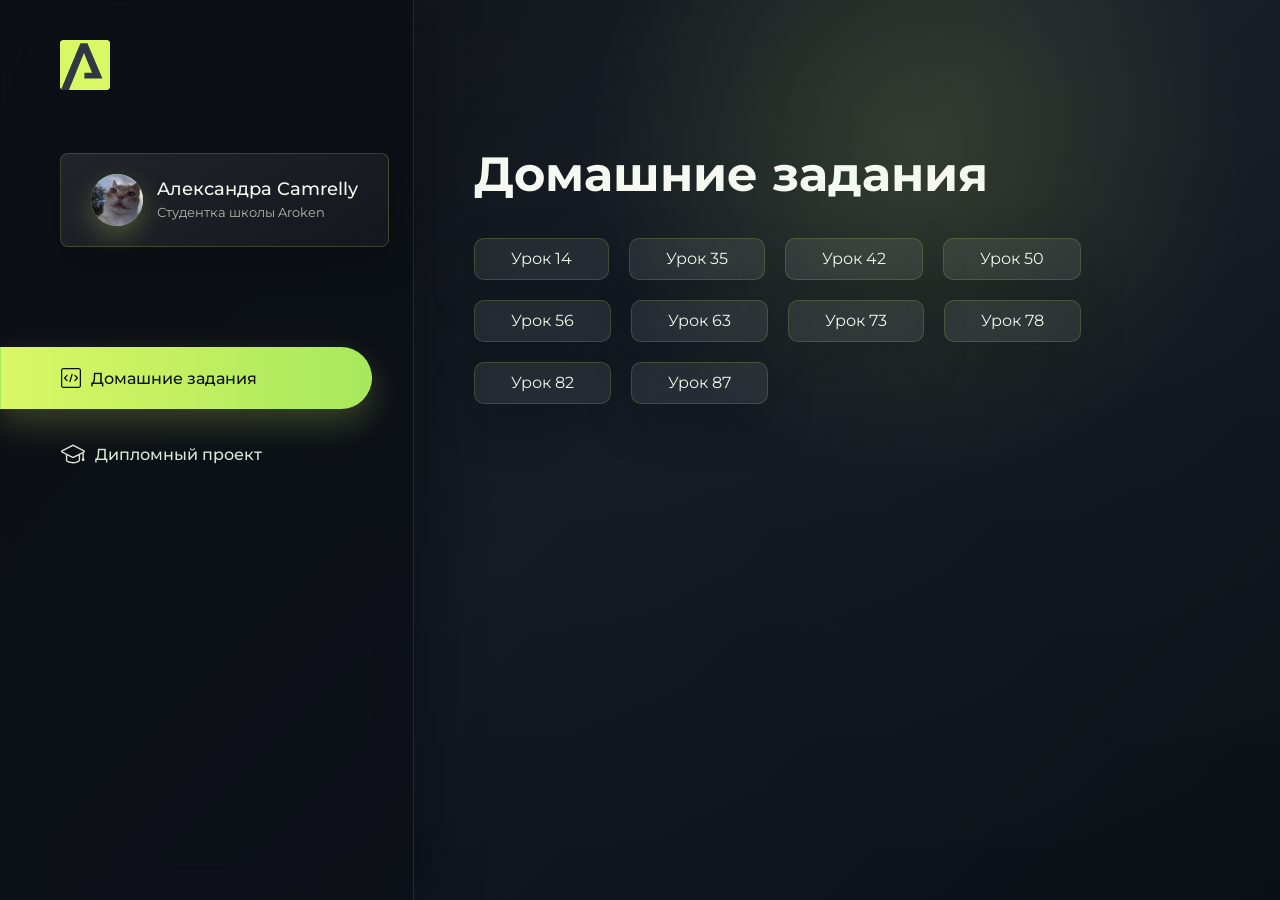
<file: index.html>
<!DOCTYPE html>
<html lang="en">
<head>
    <meta charset="UTF-8">
    <meta name="viewport" content="width=device-width, initial-scale=1.0">
    <title>Домашняя работа</title>
    <link rel="shortcut icon" href="src/logo.ico" type="image/x-icon">
    <link rel="preconnect" href="https://fonts.googleapis.com">
    <link rel="preconnect" href="https://fonts.gstatic.com" crossorigin>
    <link href="https://fonts.googleapis.com/css2?family=Montserrat:wght@400;500;700&family=Rubik:wght@500&display=swap"
          rel="stylesheet">
    <link rel="stylesheet" href="src/style.css">
</head>
<body id="body">
<div class="overlay" id="overlay"></div>
<div class="layout">
    <div class="burger" id="burger">
        <svg viewBox="0 0 24 24" fill="none" xmlns="http://www.w3.org/2000/svg">
            <g id="SVGRepo_bgCarrier" stroke-width="0"></g>
            <g id="SVGRepo_tracerCarrier" stroke-linecap="round" stroke-linejoin="round"></g>
            <g id="SVGRepo_iconCarrier">
                <path d="M4 18L20 18" stroke="#DAF765" stroke-width="2" stroke-linecap="round"></path>
                <path d="M4 12L20 12" stroke="#DAF765" stroke-width="2" stroke-linecap="round"></path>
                <path d="M4 6L20 6" stroke="#DAF765" stroke-width="2" stroke-linecap="round"></path>
            </g>
        </svg>
    </div>
    <aside class="sidebar" id="sidebar">
        <div class="sidebar__inner">
            <div class="logo">
                <svg width="50" height="50" viewBox="0 0 50 50" fill="none" xmlns="http://www.w3.org/2000/svg">
                    <g clip-path="url(#clip0_513_74730)">
                        <path d="M46.17 -0.257004H3.83C1.57281 -0.257004 -0.257 1.57281 -0.257 3.83V46.17C-0.257 48.4272 1.57281 50.257 3.83 50.257H46.17C48.4272 50.257 50.257 48.4272 50.257 46.17V3.83C50.257 1.57281 48.4272 -0.257004 46.17 -0.257004Z"
                              fill="#DAF765"/>
                        <path d="M24.375 38.4H42.461L27.441 3.1585H20.4355C20.4355 3.1585 6.7895 35.881 1.1945 49.294C2.015 50.0275 3.0945 50.257 3.6945 50.257H8.8445L23.954 13.07L32.0465 32.8285H24.375V38.4Z"
                              fill="#323843"/>
                    </g>
                    <defs>
                        <clipPath id="clip0_513_74730">
                            <rect width="50" height="50" fill="white"/>
                        </clipPath>
                    </defs>
                </svg>
            </div>
            <div class="sidebar__user">
                <div class="sidebar__avatar">
                    <img src="src/cat.webp?v=2" alt="Аватар">
                </div>
                <div class="sidebar__user-info">
                    <div class="sidebar__name">Aлександра Camrelly</div>
                    <div class="sidebar__text">Студентка школы Aroken</div>
                </div>
            </div>
            <div class="sidebar__tabs">
                <div class="sidebar__item">
                    <button class="sidebar__button active" id="tasks">
                        <svg xmlns="http://www.w3.org/2000/svg" width="20" height="20" viewBox="0 0 20 20" fill="none">
                            <g clip-path="url(#clip0_704_74543)">
                                <path d="M17.7083 20H2.29167C1.0275 20 0 18.9725 0 17.7083V2.29167C0 1.0275 1.0275 0 2.29167 0H17.7083C18.9725 0 20 1.0275 20 2.29167V17.7083C20 18.9725 18.9725 20 17.7083 20ZM2.29167 1.25C1.7175 1.25 1.25 1.7175 1.25 2.29167V17.7083C1.25 18.2825 1.7175 18.75 2.29167 18.75H17.7083C18.2825 18.75 18.75 18.2825 18.75 17.7083V2.29167C18.75 1.7175 18.2825 1.25 17.7083 1.25H2.29167Z"
                                      fill="black"/>
                                <path d="M6.04167 13.125C5.88167 13.125 5.72167 13.0642 5.6 12.9417L3.1 10.4417C2.85583 10.1975 2.85583 9.80167 3.1 9.5575L5.6 7.0575C5.84417 6.81333 6.24 6.81333 6.48417 7.0575C6.72833 7.30167 6.72833 7.6975 6.48417 7.94167L4.42583 10L6.48417 12.0583C6.72833 12.3025 6.72833 12.6983 6.48417 12.9425C6.36167 13.0642 6.20167 13.125 6.04167 13.125Z"
                                      fill="black"/>
                                <path d="M8.95833 14.1667C8.9 14.1667 8.84 14.1583 8.78167 14.1417C8.45083 14.0442 8.26083 13.6967 8.35833 13.3658L10.4417 6.28251C10.5392 5.95084 10.8892 5.76417 11.2175 5.85917C11.5483 5.95667 11.7383 6.30417 11.6408 6.63501L9.5575 13.7183C9.47833 13.9908 9.22833 14.1667 8.95833 14.1667Z"
                                      fill="black"/>
                                <path d="M13.9583 13.125C13.7983 13.125 13.6383 13.0642 13.5167 12.9417C13.2725 12.6975 13.2725 12.3017 13.5167 12.0575L15.575 9.99916L13.5167 7.94083C13.2725 7.69666 13.2725 7.30083 13.5167 7.05666C13.7608 6.81249 14.1567 6.81249 14.4008 7.05666L16.9008 9.55666C17.145 9.80083 17.145 10.1967 16.9008 10.4408L14.4008 12.9408C14.2783 13.0642 14.1183 13.125 13.9583 13.125Z"
                                      fill="black"/>
                            </g>
                            <defs>
                                <clipPath id="clip0_704_74543">
                                    <rect width="20" height="20" fill="white"/>
                                </clipPath>
                            </defs>
                        </svg>
                        <span>Домашние задания</span></button>
                </div>
                <div class="sidebar__item">
                    <button class="sidebar__button" id="diplom">
                        <svg xmlns="http://www.w3.org/2000/svg" width="24" height="24" viewBox="0 0 24 24" fill="none">
                            <g clip-path="url(#clip0_704_74553)">
                                <path d="M23.2628 10.5971C23.7176 10.365 24 9.90375 24 9.39337C24 8.883 23.7176 8.42175 23.2628 8.18962L12.6135 2.75362C12.2291 2.55824 11.7705 2.55787 11.3854 2.75399L0.736875 8.19C0.282375 8.42175 0 8.883 0 9.39337C0 9.90375 0.282375 10.365 0.736875 10.5971L4.89038 12.7177V18.2074C4.89038 19.8154 8.412 21.393 12 21.393C15.5884 21.393 19.1096 19.815 19.1096 18.2074V12.7174L21.4609 11.517V15.8017L20.901 17.2305C20.7409 17.6389 20.7934 18.0994 21.0405 18.4616C21.2876 18.8246 21.6979 19.041 22.1366 19.041C22.5754 19.041 22.9852 18.8246 23.2324 18.462C23.4795 18.099 23.532 17.6385 23.3719 17.2301L22.8124 15.8021V10.827L23.2628 10.5971ZM17.7623 18.1721C17.6198 18.6375 15.3491 20.0419 12 20.0419C8.65088 20.0419 6.38025 18.6375 6.2415 18.2074V12.3037L6.23887 12.3019C6.23812 12.057 6.1065 11.8207 5.87325 11.7019L1.3515 9.39337L12 3.95737L22.6489 9.39337L12 14.8294L5.87325 11.7019C5.54063 11.5331 4.6695 11.6674 4.5 12C4.33012 12.3322 4.55813 12.5479 4.89038 12.7177L11.3857 16.0331C11.5781 16.1314 11.7889 16.1805 12 16.1805C12.2107 16.1805 12.4222 16.1314 12.6146 16.0331L17.7593 13.407L17.7623 18.1721Z"
                                      fill="black"/>
                            </g>
                            <defs>
                                <clipPath id="clip0_704_74553">
                                    <rect width="24" height="24" fill="white"/>
                                </clipPath>
                            </defs>
                        </svg>
                        <span>Дипломный проект</span></button>
                </div>
            </div>
        </div>

    </aside>
    <div class="content">
        <div class="container">
            <div class="content__block" id="tasksBlock">
                <div class="content__title">Домашние задания</div>
                <ul class="content__list">
                    <li class="content__list-item">
                        <a href="tasks/practice-1/index.html">Урок 14</a>
                    </li>
                    <li class="content__list-item">
                        <a href="tasks/practice-2/index.html">Урок 35</a>
                    </li>
                    <li class="content__list-item">
                        <a href="tasks/practice-3/index.html">Урок 42</a>
                    </li>
                    </li>
                    <li class="content__list-item">
                        <a href="tasks/practice-4/article.html">Урок 50</a>
                    </li>
                    <li class="content__list-item">
                        <a href="tasks/practice-5/index.html">Урок 56</a>
                    </li>
                    <li class="content__list-item">
                        <a href="tasks/practice-6/article.html">Урок 63</a>
                    </li>
                    <li class="content__list-item">
                        <a href="tasks/practice-7/index.html">Урок 73</a>
                    </li>
                    <li class="content__list-item">
                        <a href="tasks/practice-8/article.html">Урок 78</a>
                    </li>
                    <li class="content__list-item">
                        <a href="tasks/practice-9/index.html">Урок 82</a>
                    </li>
                    </li>
                    <li class="content__list-item">
                        <a href="tasks/practice-10/index.html">Урок 87</a>
                    </li>
                </ul>
            </div>
            <div class="content__block hidden" id="diplomBlock">
                <div class="content__title">Дипломный проект</div>
                <div class="content__list-diplom">
                    <a href="tasks/diploma/index.html">Ссылка на Дипломную работу</a>
                </div>
                <div class="content__decor">
                    <div class="content__decor-text">Давай проверим, чему ты научился!</div>
                    <div class="content__decor-img">
                        <img src="src/decor.png" alt="decor">
                    </div>
                </div>
            </div>
        </div>
    </div>
</div>
<script src="src/index.js"></script>
</body>
</html>
</file>
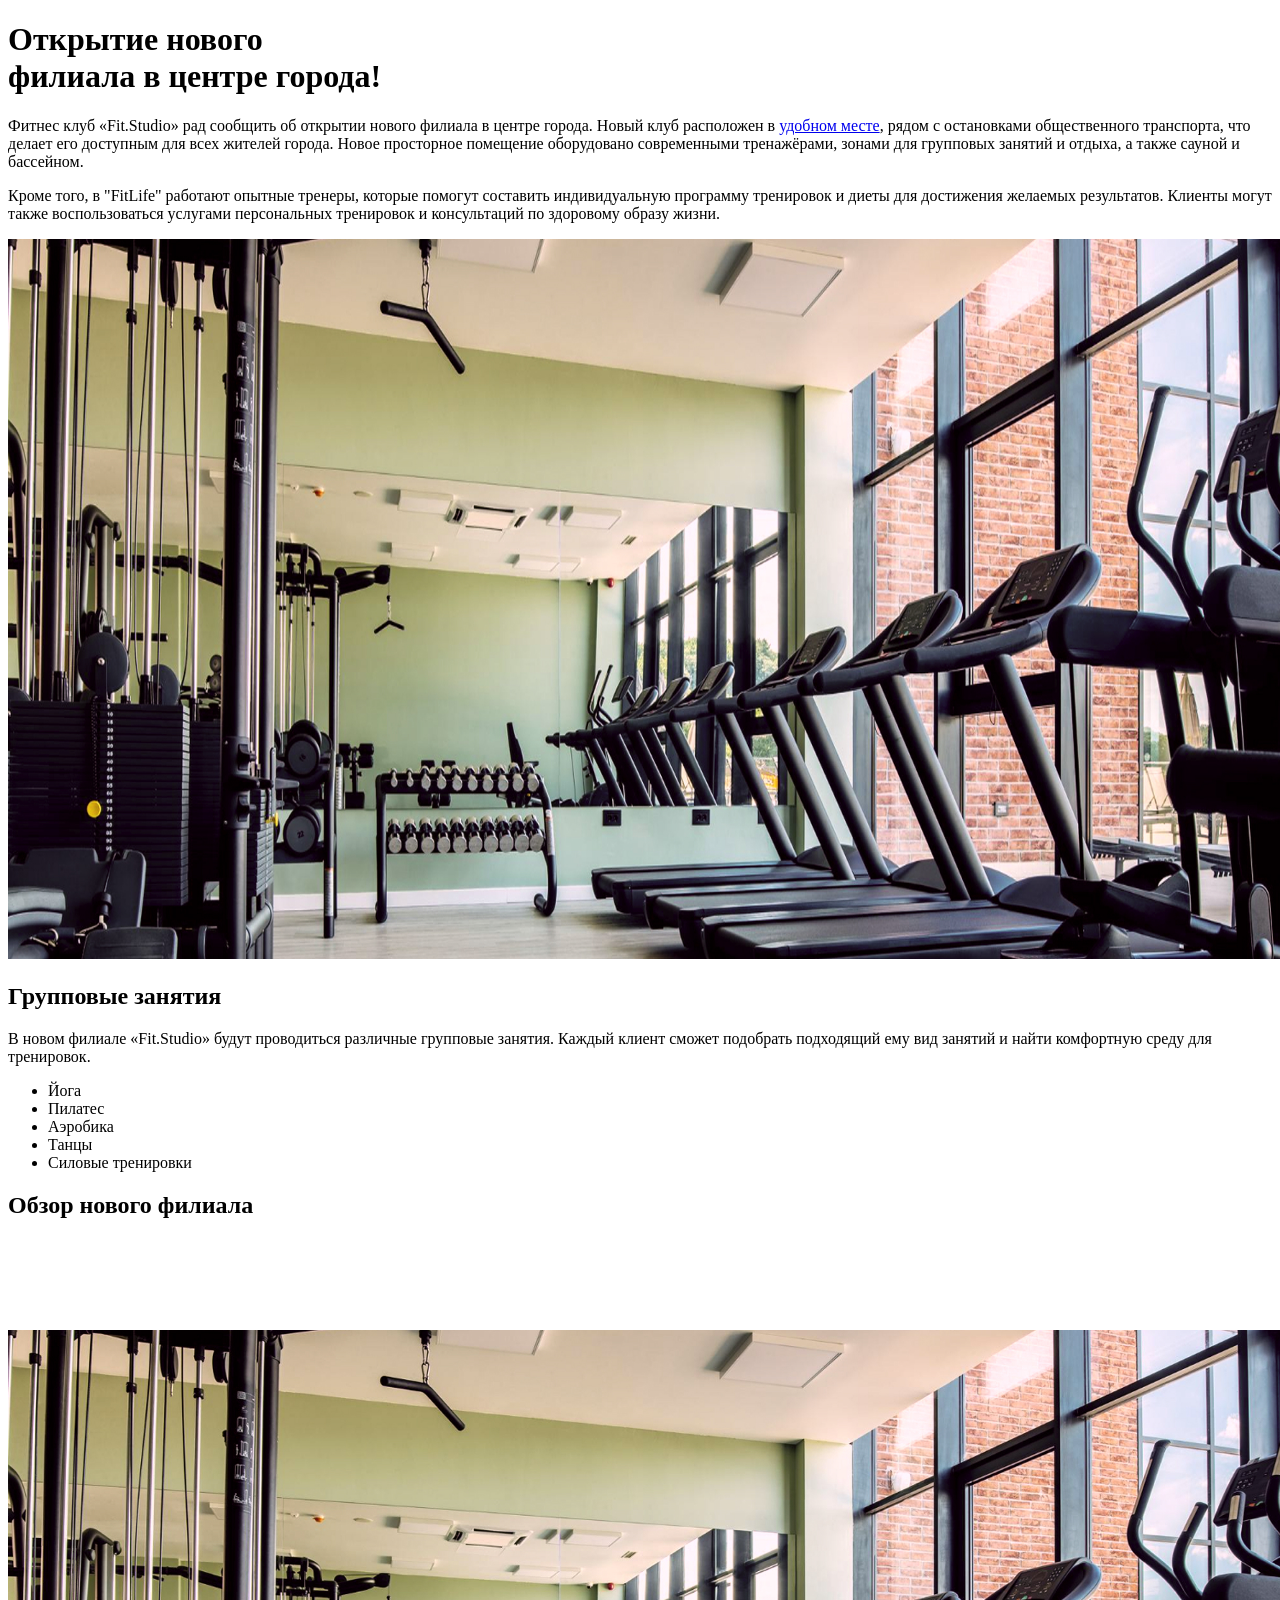
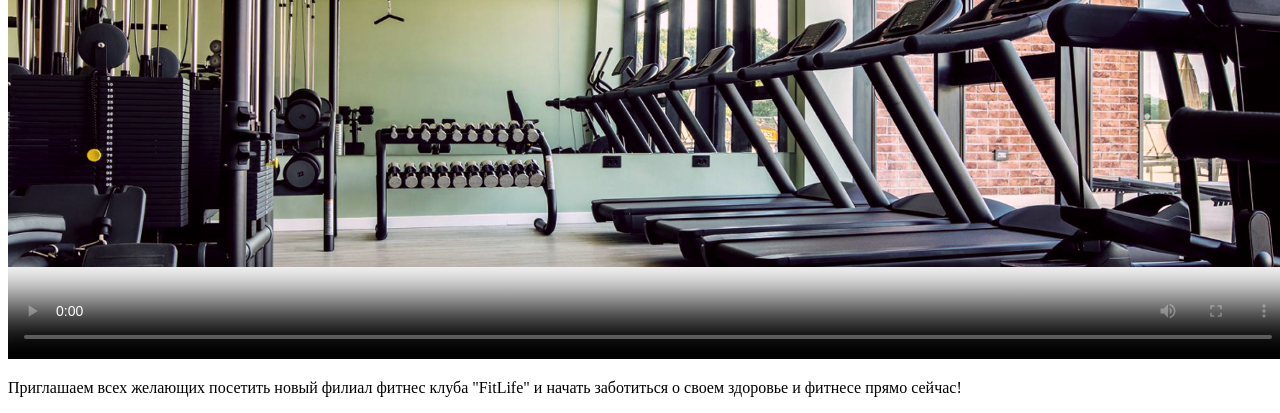
<file: tasks/practice-1/index.html>
<!doctype html>
<html lang="ru">
	<head>
		<meta charset="UTF-8" />
		<meta name="viewport" content="width=device-width, initial-scale=1.0" />
		<title>Fit Studio</title>
	</head>
	<body>
		<h1>
			Открытие нового <br />
			филиала в центре города!
		</h1>
		<p>
			Фитнес клуб «Fit.Studio» рад сообщить об открытии нового филиала в центре
			города. Новый клуб расположен в
			<a
				href="https://media.gifdb.com/cat-standing-on-couch-yawning-jskk5067swe2umoz.gif"
				>удобном месте</a
			>, рядом с остановками общественного транспорта, что делает его доступным
			для всех жителей города. Новое просторное помещение оборудовано
			современными тренажёрами, зонами для групповых занятий и отдыха, а также
			сауной и бассейном.
		</p>
		<p>
			Кроме того, в "FitLife" работают опытные тренеры, которые помогут
			составить индивидуальную программу тренировок и диеты для достижения
			желаемых результатов. Клиенты могут также воспользоваться услугами
			персональных тренировок и консультаций по здоровому образу жизни.
		</p>
		<img
			width="1280"
			height="720"
			src="../practice-1/image/gym-image.jpg"
			alt="Спортивный зал с беговыми дорожками."
		/>
		<h2>Групповые занятия</h2>
		<p>
			В новом филиале «Fit.Studio» будут проводиться различные групповые
			занятия. Каждый клиент сможет подобрать подходящий ему вид занятий и найти
			комфортную среду для тренировок.
		</p>
		<ul>
			<li>Йога</li>
			<li>Пилатес</li>
			<li>Аэробика</li>
			<li>Танцы</li>
			<li>Силовые тренировки</li>
		</ul>
		<h2>Обзор нового филиала</h2>
		<video
			width="1280"
			height="720"
			poster="../practice-1/image/gym-image.jpg"
			controls
		>
			<source src="../practice-1/video/gym-video.mp4" type="video/mp4" />
		</video>
		<p>
			Приглашаем всех желающих посетить новый филиал фитнес клуба "FitLife" и
			начать заботиться о своем здоровье и фитнесе прямо сейчас!
		</p>
	</body>
</html>
</file>
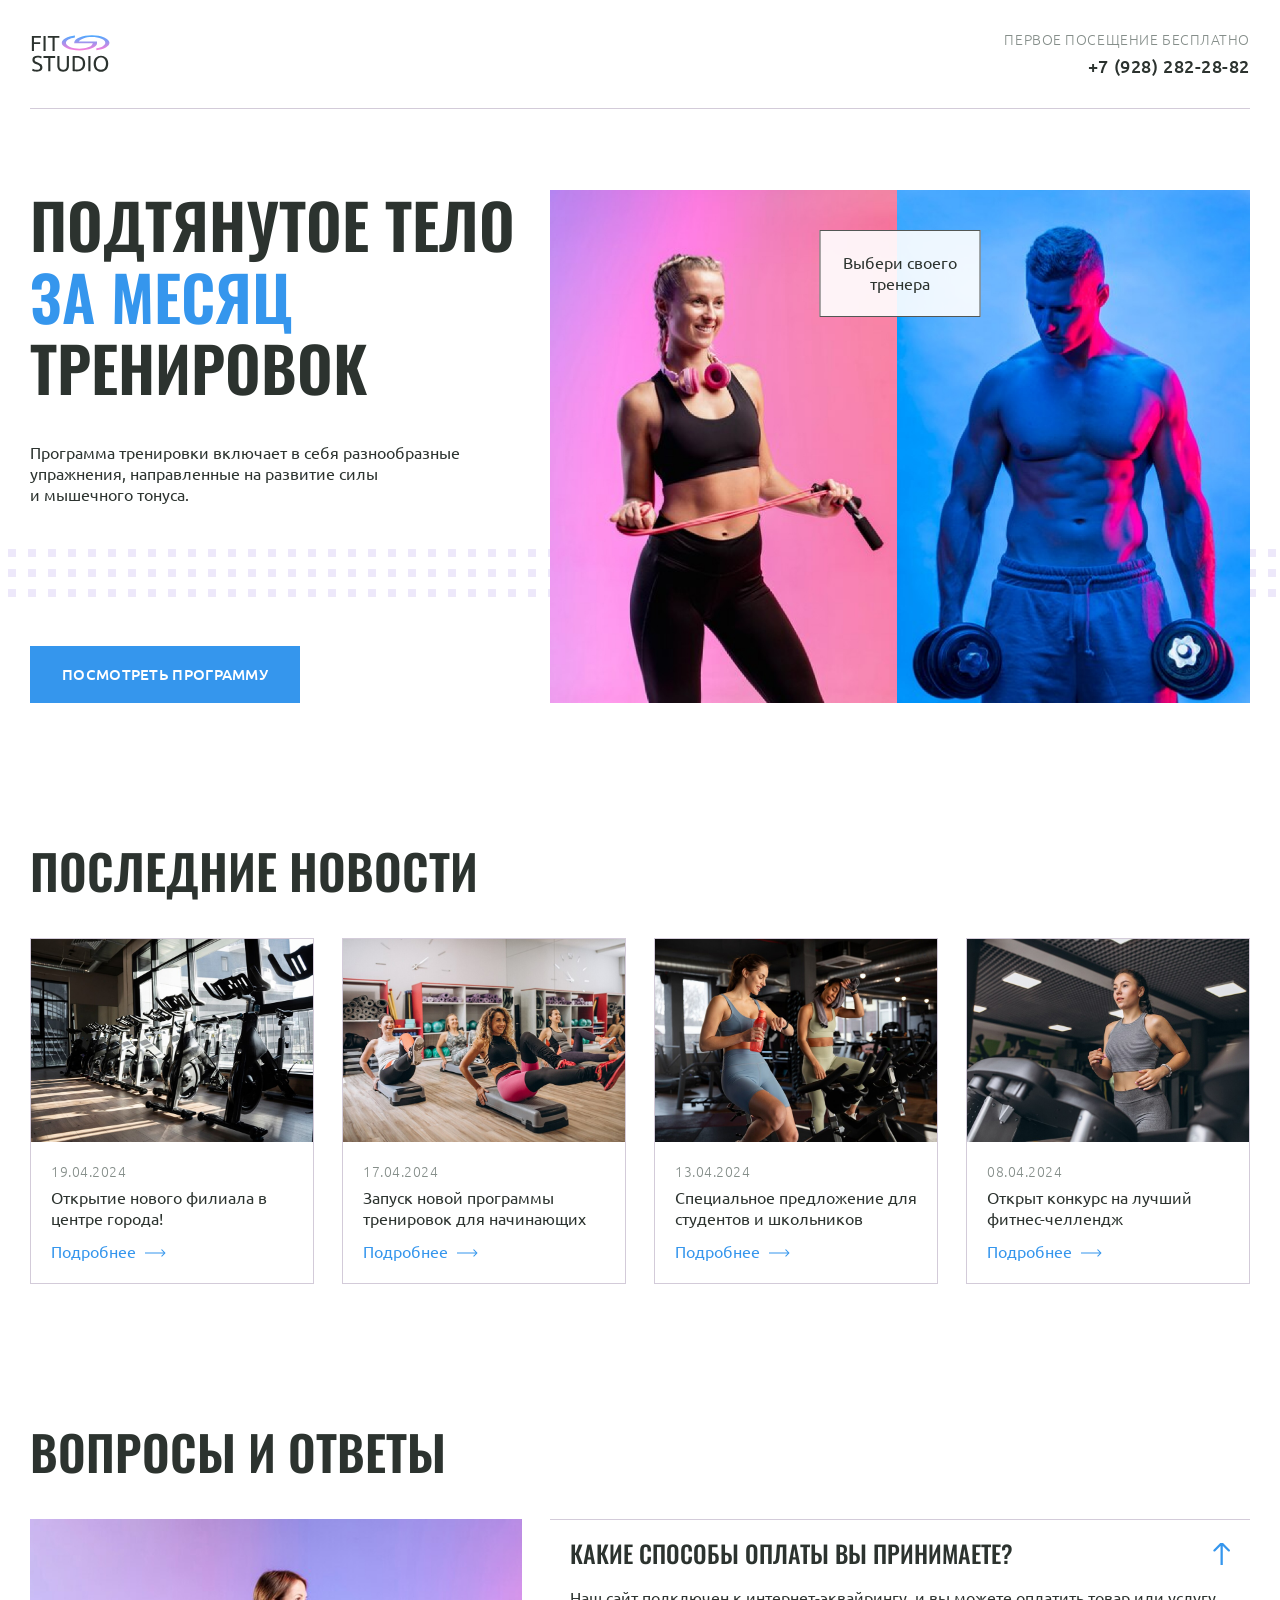
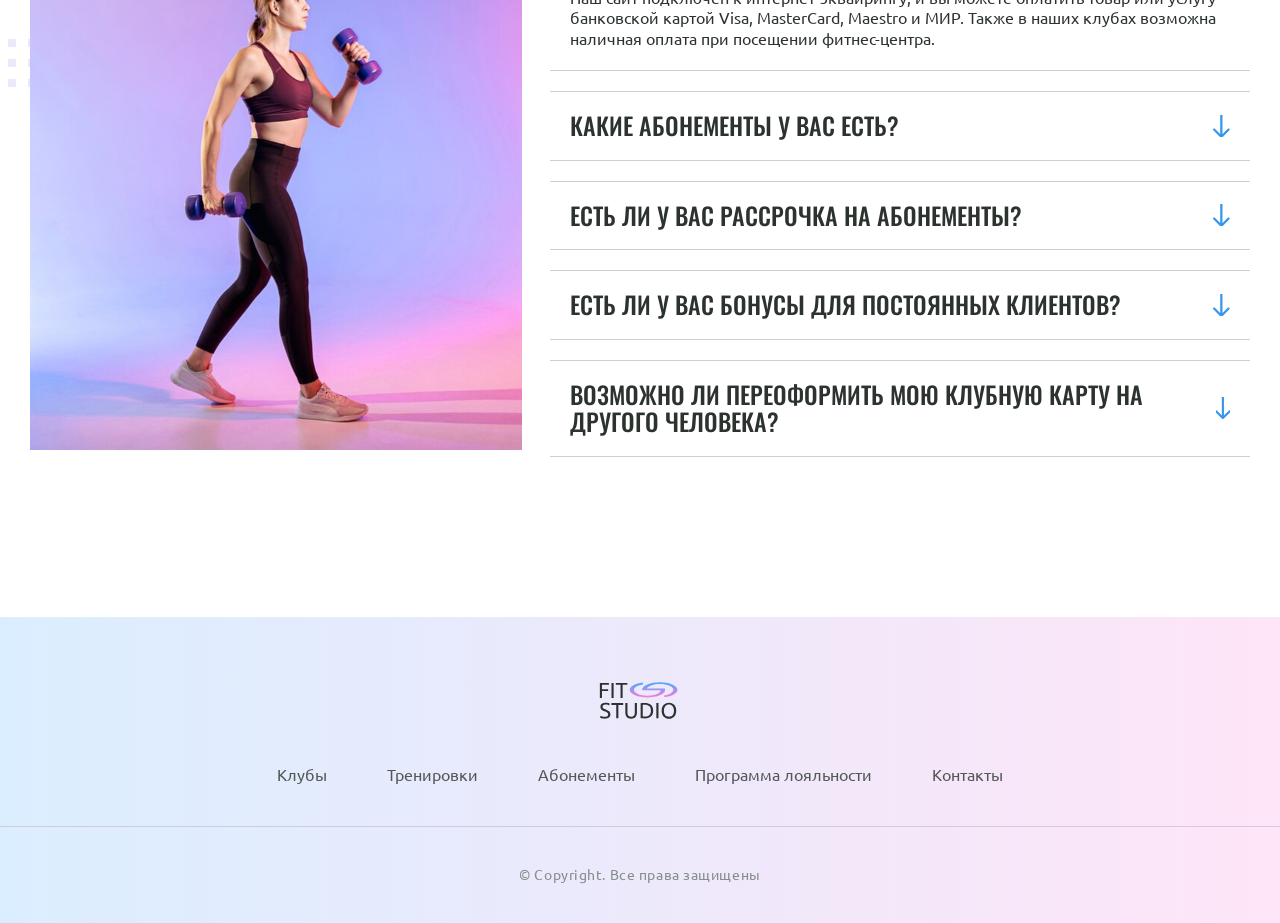
<file: tasks/practice-10/index.html>
<!doctype html>
<html lang="ru">
	<head>
		<meta charset="UTF-8" />
		<meta name="viewport" content="width=device-width, initial-scale=1.0" />
		<title>Fit Studio - Главная</title>
		<link rel="stylesheet" href="./css/normalize.css" />
		<link rel="stylesheet" href="./css/fonts.css" />
		<link rel="stylesheet" href="./css/globals.css" />
		<link rel="stylesheet" href="./css/header.css" />
		<link rel="stylesheet" href="./css/index.css" />
		<link rel="stylesheet" href="./css/footer.css" />
		<link
			rel="icon"
			type="image/svg+xml"
			sizes="128x128"
			href="./images/favicon-icon.svg"
		/>
	</head>
	<body>
		<header class="header">
			<div class="container">
				<div class="header-inner">
					<a href="/" class="logo">
						<img
							src="./images/logo-icon.svg"
							width="84"
							height="45"
							alt="Логотип FitStudio"
						/>
					</a>
					<div class=" phone text-sub">
						<p>Первое посещение бесплатно</p>
						<a href="tel:+79282822882">+7 (928) 282-28-82</a>
					</div>
				</div>
			</div>
		</header>
		<section class="hero section">
			<div class="container hero-container">
				<div class="hero-info">
					<h1>Подтянутое тело <strong>за месяц</strong> тренировок</h1>
					<p class="text">
						Программа тренировки включает в себя разнообразные упражнения,
						направленные на развитие силы и мышечного тонуса.
					</p>
					<a class="button" href="#">Посмотреть программу</a>
				</div>
				<div class="hero-images">
					<p class="hero-choose text">Выбери своего тренера</p>
					<img
						src="./images/sporty-woman.jpg"
						width="347"
						height="513"
						alt="Спортивная девушка в руках со скакалкой"
					/>
					<img
						src="./images/sporty-man.jpg"
						width="353"
						height="513"
						alt="Спортивный мужчина в руках с гантелей"
					/>
				</div>
			</div>
		</section>
		<section class="news section">
			<div class="container">
				<h2 class="title-large">Последние Новости</h2>
				<div class="news-container">
					<article class="news-article">
						<header>
							<img
								src="./images/news/news-1-img.jpg"
								width="284"
								height="203"
								alt="Велотренажеры "
							/>
							<div class="news-info">
								<time class="news-date text-sub" datetime="2024.04.19">
									19.04.2024
								</time>
								<h3 class="text">Открытие нового филиала в центре города!</h3>
						</header>
						<footer>
							<a class="news-link" href="article.html">Подробнее</a>
						</footer>
					</article>

					<article class="news-article">
						<header>
							<img
								src="./images/news/news-2-img.jpg"
								width="284"
								height="203"
								alt="Тренировка девушек в зале"
							/>
							<div class="news-info">
								<time class="news-date text-sub" datetime="2024.04.17">
									17.04.2024
								</time>
								<h3 class="text">Запуск новой программы тренировок для начинающих</h3>
						</header>
						<footer>
							<a class="news-link" href="#">Подробнее</a>
						</footer>
					</article>
					
					<article class="news-article">
						<header>
							<img
								src="./images/news/news-3-img.jpg"
								width="284"
								height="203"
								alt="Девушки занимаются на велотренажере "
							/>
							<div class="news-info">
								<time class="news-date text-sub" datetime="2024.04.13">
									13.04.2024
								</time>
								<h3 class="text">Специальное предложение для студентов и школьников</h3>
						</header>
						<footer>
							<a class="news-link" href="article.html">Подробнее</a>
						</footer>
					</article>

					<article class="news-article">
						<header>
							<img
								src="./images/news/news-4-img.jpg"
								width="284"
								height="203"
								alt="Девушка бежит на беговой дорожке "
							/>
							<div class="news-info">
								<time class="news-date text-sub" datetime="2024.04.08">
									08.04.2024
								</time>
								<h3 class="text">Открыт конкурс на лучший фитнес-челлендж</h3>
						</header>
						<footer>
							<a class="news-link" href="article.html">Подробнее</a>
						</footer>
					</article>
				</div>
			</div>
		</section>
		<section class="faq section">
			<div class="container">
				<h2 class="title-large">Вопросы и ответы</h2>
				<div class="faq_container">
					<img 
					src="./images/sporty-woman-2.jpg" 
					height="531" 
					width="492" 
					alt="Спортивная девушка с гантелями"
					/>
					<div>
						<details name="faq" open>
							<summary class="title-medium">Какие способы оплаты вы принимаете?</summary>
							<p class="text"> Наш сайт подключен к интернет-эквайрингу, и вы можете оплатить товар или услугу банковской картой Visa, MasterCard, Maestro и МИР.
							Также в наших клубах возможна наличная оплата при посещении фитнес-центра.</p>
						</details>
						<details name="faq">
							<summary class="title-medium">Какие абонементы у вас есть?</summary>
							<p class="text">Далеко-далеко, за словесными.</p>
						</details>
						<details name="faq">
							<summary class="title-medium">Есть ли у вас рассрочка на абонементы?</summary>
							<p class="text">Далеко-далеко за словесными горами в стране.</p>
						</details>
						<details name="faq">
							<summary class="title-medium">Есть ли у вас бонусы для постоянных клиентов?</summary>
							<p class="text">Далеко-далеко за словесными горами в стране гласных и согласных.</p>
						</details>
						<details name="faq">
							<summary class="title-medium">Возможно ли переоформить мою клубную карту на другого человека?</summary>
							<p class="text">Далеко-далеко за словесными, горами в стране гласных и согласных живут рыбные тексты.</p>
						</details>
					</div>
				</div>
			</div>
		</section>
		<footer class="footer">
			<div class="footer-top">
				<div class="container">
					<a href="/" class="footer-logo">
						<img
							src="./images/logo-icon.svg"
							width="84"
							height="45"
							alt="Логотип FitStudio"
						/>
					</a>
					<nav class="menu">
						<ul>
							<li><a href="#">Клубы</a></li>
							<li><a href="#">Тренировки</a></li>
							<li><a href="#">Абонементы</a></li>
							<li><a href="#">Программа лояльности</a></li>
							<li><a href="#">Контакты</a></li>
						</ul>
					</nav>
				</div>
			</div>
			<div class="container">
				<p class="copyright">&copy; Copyright. Все права защищены</p>
			</div>
		</footer>
	</body>
</html>
</file>
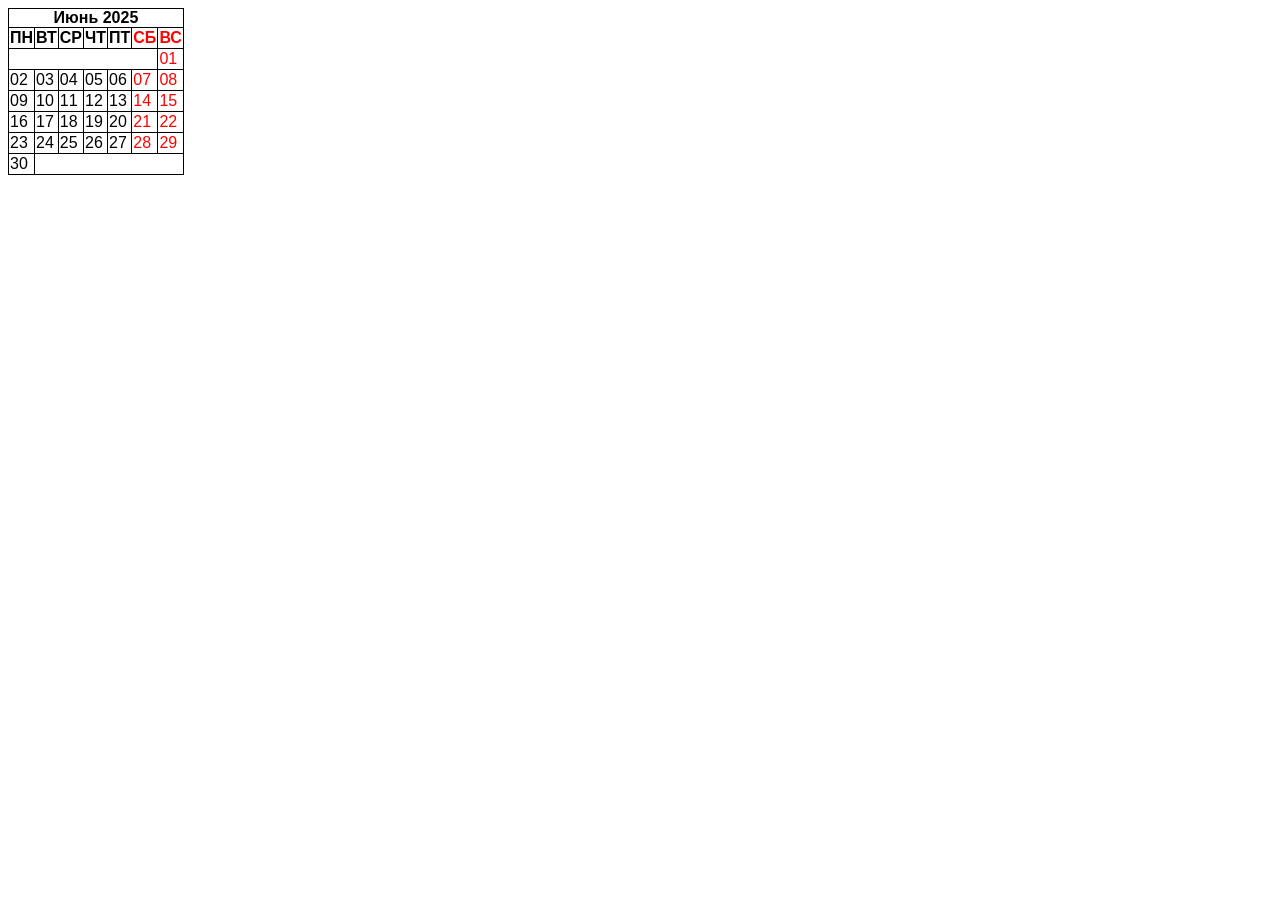
<file: tasks/practice-2/index.html>
<!doctype html>
<html lang="en">
	<head>
		<meta charset="UTF-8" />
		<meta name="viewport" content="width=device-width, initial-scale=1.0" />
		<title>Практика по таблицам</title>
		<link rel="stylesheet" href="./css/style.css" />
	</head>
	<body>
		<table>
			<caption>
				Июнь 2025
			</caption>
			<thead>
				<tr>
					<th>ПН</th>
					<th>ВТ</th>
					<th>СР</th>
					<th>ЧТ</th>
					<th>ПТ</th>
					<th>СБ</th>
					<th>ВС</th>
				</tr>
			</thead>
			<tbody>
				<tr>
					<td colspan="6"></td>
					<td>01</td>
				</tr>
				<tr>
					<td>02</td>
					<td>03</td>
					<td>04</td>
					<td>05</td>
					<td>06</td>
					<td>07</td>
					<td>08</td>
				</tr>
				<tr>
					<td>09</td>
					<td>10</td>
					<td>11</td>
					<td>12</td>
					<td>13</td>
					<td>14</td>
					<td>15</td>
				</tr>
				<tr>
					<td>16</td>
					<td>17</td>
					<td>18</td>
					<td>19</td>
					<td>20</td>
					<td>21</td>
					<td>22</td>
				</tr>
				<tr>
					<td>23</td>
					<td>24</td>
					<td>25</td>
					<td>26</td>
					<td>27</td>
					<td>28</td>
					<td>29</td>
				</tr>
				<tr>
					<td>30</td>
					<td colspan="6"></td>
				</tr>
			</tbody>
		</table>
	</body>
</html>
</file>
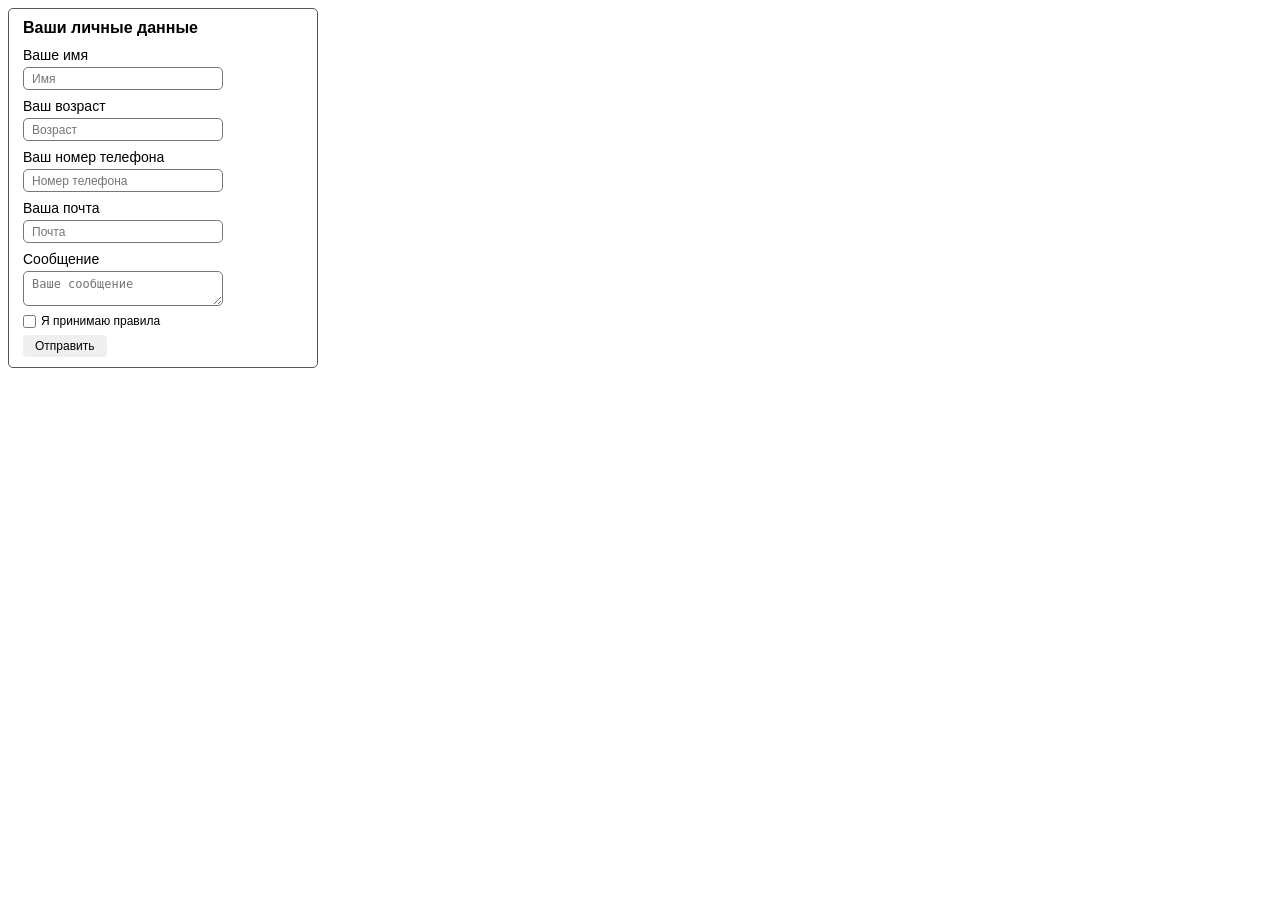
<file: tasks/practice-3/index.html>
<!doctype html>
<html lang="en">
	<head>
		<meta charset="UTF-8" />
		<meta name="viewport" content="width=device-width, initial-scale=1.0" />
		<title>Форма</title>
		<link rel="stylesheet" href="./css/style.css" />
	</head>
	<body>
		<form class="form">
			<fieldset class="form-group">
				<h2>Ваши личные данные</h2>
				<label class="label">
					Ваше имя
					<input type="text" placeholder="Имя" name="name" required />
				</label>
				<label class="label">
					Ваш возраст
					<input type="number" placeholder="Возраст" name="age" required />
				</label>
				<label class="label">
					Ваш номер телефона
					<input type="tel" placeholder="Номер телефона" name="tel" required />
				</label>
				<label class="label">
					Ваша почта
					<input type="email" placeholder="Почта" name="email" required />
				</label>
			</fieldset>
			<fieldset class="form-group">
				<label class="label">
					Сообщение
					<textarea
						placeholder="Ваше сообщение"
						class="textarea"
						name="text"
						required
					></textarea>
				</label>
				<label class="checkbox">
					<input type="checkbox" name="third" value="third" required />
					Я принимаю правила
				</label>
				<button class="button" type="submit">Отправить</button>
			</fieldset>
		</form>
	</body>
</html>
</file>
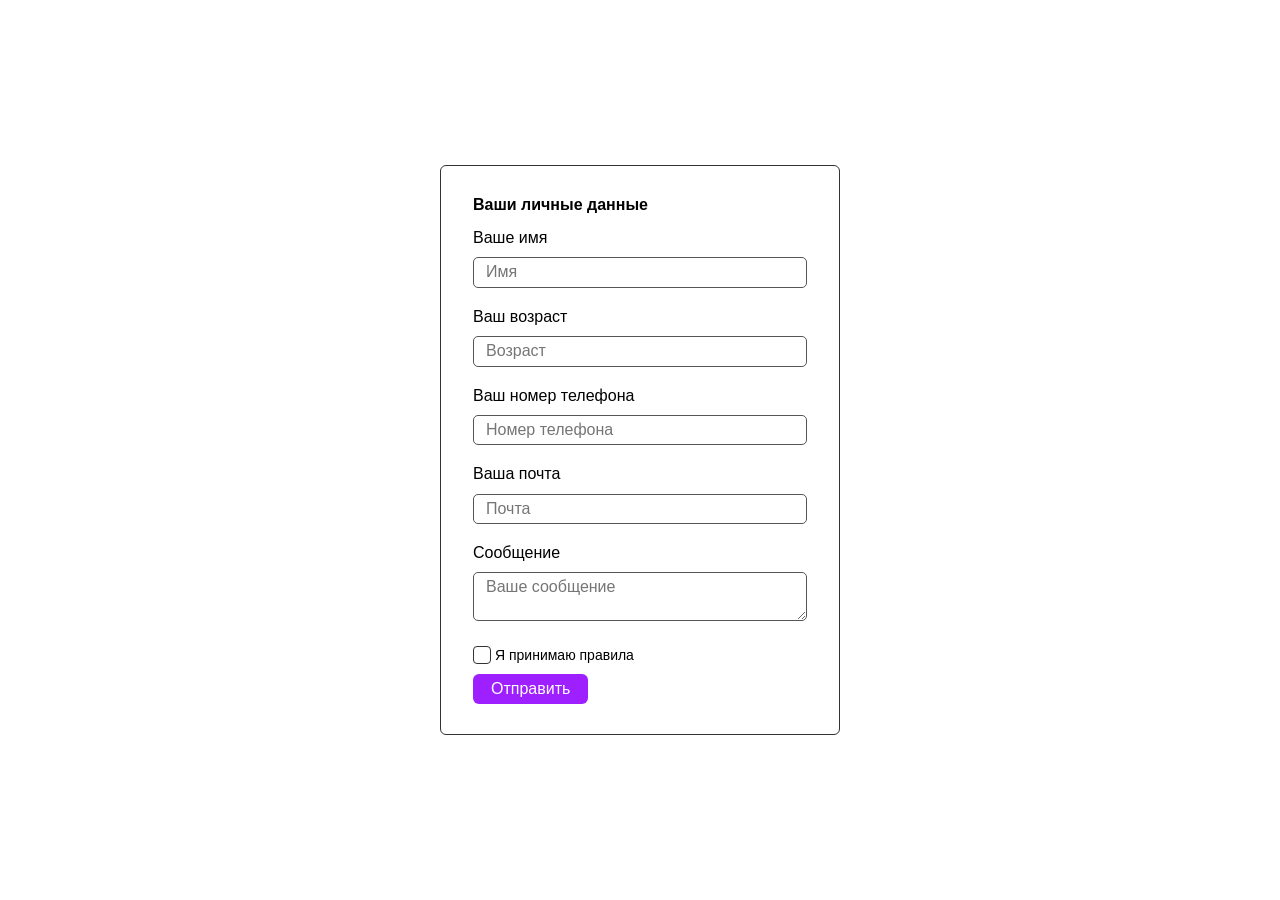
<file: tasks/practice-7/index.html>
<!doctype html>
<html lang="en">
	<head>
		<meta charset="UTF-8" />
		<meta name="viewport" content="width=device-width, initial-scale=1.0" />
		<title>Форма</title>
		<link rel="stylesheet" href="./css/normalize.css" />
		<link rel="stylesheet" href="./css/style.css" />
	</head>
	<body>
		<form class="form">
			<fieldset class="form-group">
				<legend class="form-group-title">Ваши личные данные</legend>
				<label for="name" class="label">Ваше имя</label>
				<input
					id="name"
					class="input"
					type="text"
					placeholder="Имя"
					name="name"
					required
				/>
				<label for="age" class="label">Ваш возраст</label>
				<input
					id="age"
					class="input"
					type="number"
					placeholder="Возраст"
					name="age"
					required
				/>
				<label for="phone" class="label">Ваш номер телефона</label>
				<input
					id="phone"
					class="input"
					type="tel"
					placeholder="Номер телефона"
					name="phone"
					required
				/>
				<label for="email" class="label">Ваша почта</label>
				<input
					id="email"
					class="input"
					type="email"
					placeholder="Почта"
					name="email"
					required
				/>
			</fieldset>
			<fieldset class="form-group">
				<label for="message" class="label">Сообщение</label>
				<textarea
					id="message"
					class="textarea"
					placeholder="Ваше сообщение"
					name="message"
					required
				></textarea>
				<label class="label checkbox-label">
					<input class="checkbox" type="checkbox" name="checkbox" required />
					<span class="checkbox-text">Я принимаю правила</span>
				</label>
				<button class="button">Отправить</button>
			</fieldset>
		</form>
	</body>
</html>
</file>
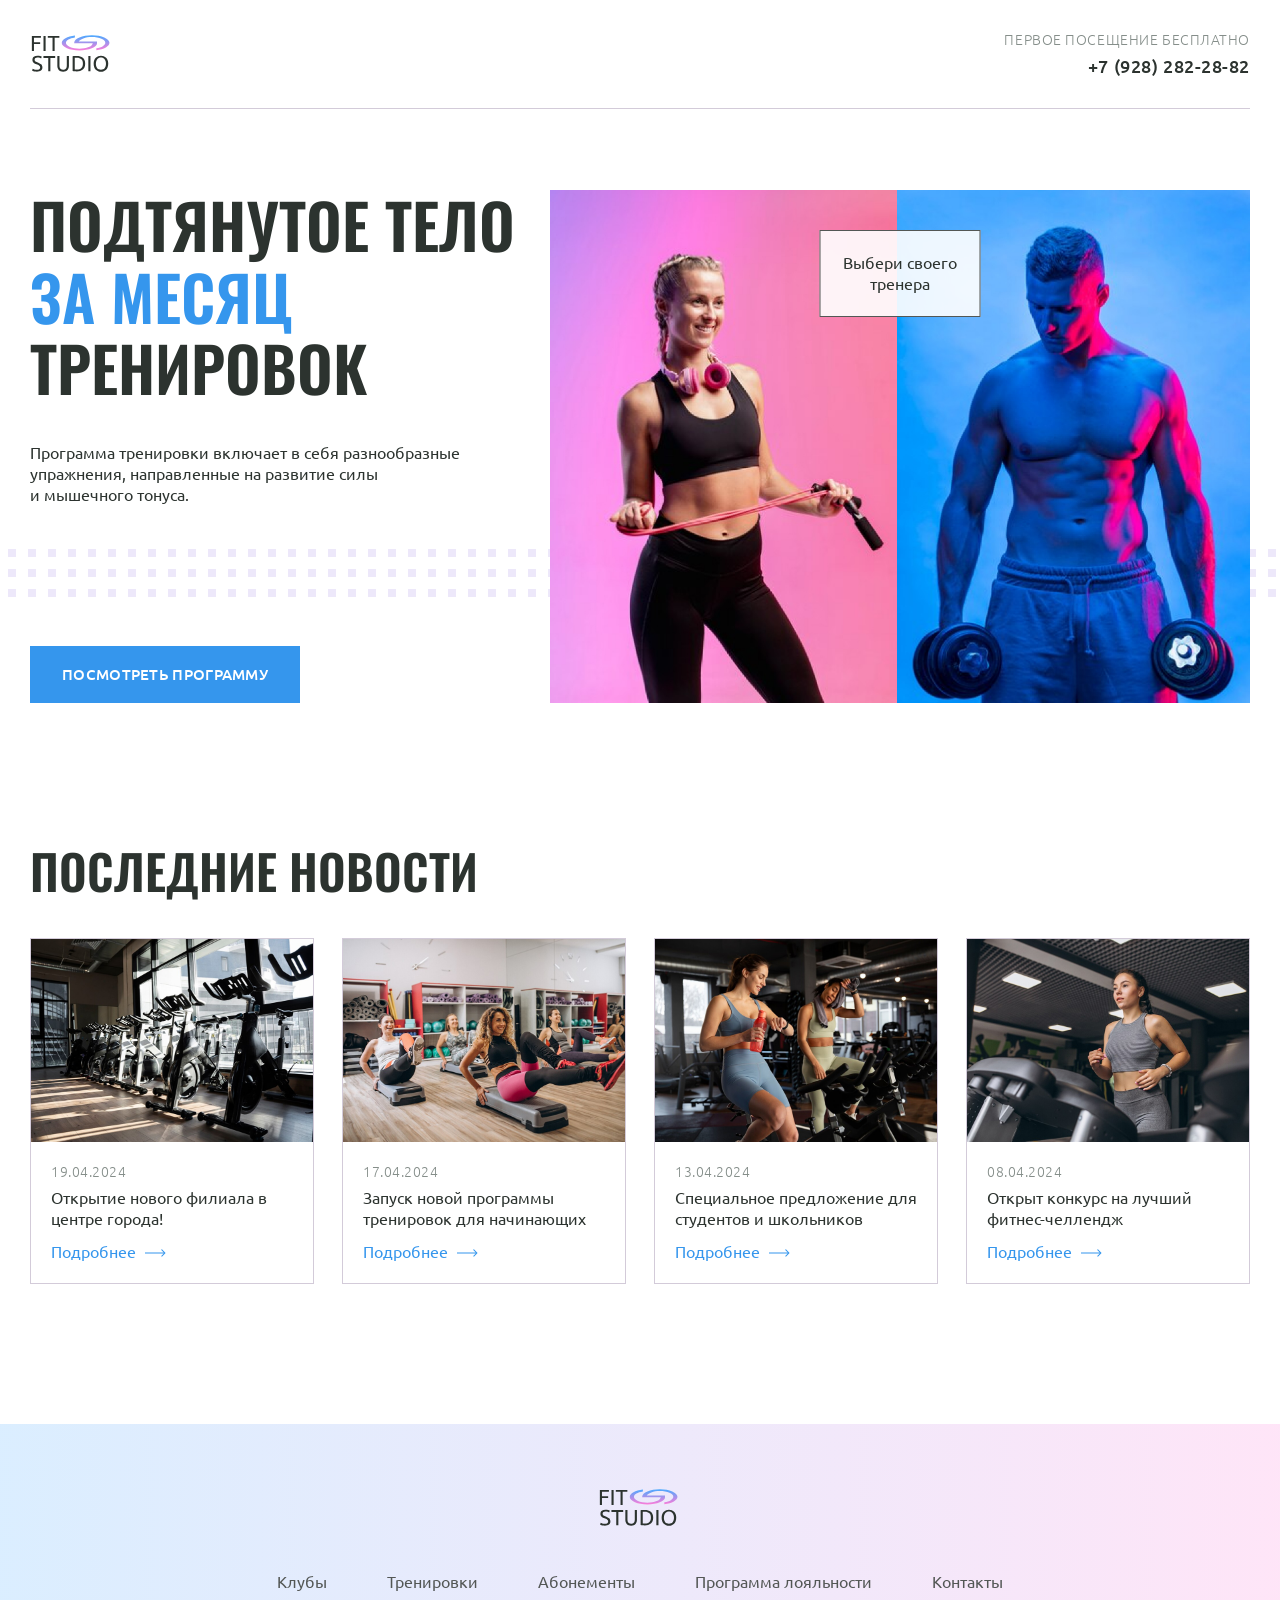
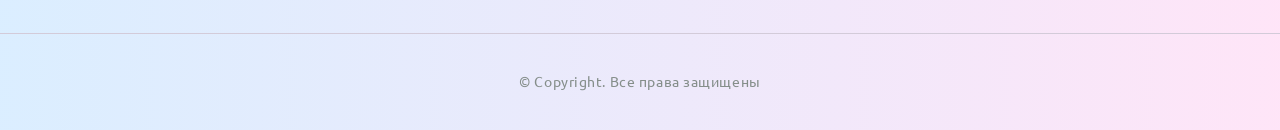
<file: tasks/practice-9/index.html>
<!doctype html>
<html lang="ru">
	<head>
		<meta charset="UTF-8" />
		<meta name="viewport" content="width=device-width, initial-scale=1.0" />
		<title>Fit Studio - Главная</title>
		<link rel="stylesheet" href="./css/normalize.css" />
		<link rel="stylesheet" href="./css/fonts.css" />
		<link rel="stylesheet" href="./css/globals.css" />
		<link rel="stylesheet" href="./css/header.css" />
		<link rel="stylesheet" href="./css/index.css" />
		<link rel="stylesheet" href="./css/footer.css" />
		<link
			rel="icon"
			type="image/svg+xml"
			sizes="128x128"
			href="./images/favicon-icon.svg"
		/>
	</head>
	<body>
		<header class="header">
			<div class="container">
				<div class="header-inner">
					<a href="/" class="logo">
						<img
							src="./images/logo-icon.svg"
							width="84"
							height="45"
							alt="Логотип FitStudio"
						/>
					</a>
					<div class=" phone text-sub">
						<p>Первое посещение бесплатно</p>
						<a href="tel:+79282822882">+7 (928) 282-28-82</a>
					</div>
				</div>
			</div>
		</header>
		<section class="hero section">
			<div class="container hero-container">
				<div class="hero-info">
					<h1>Подтянутое тело <strong>за месяц</strong> тренировок</h1>
					<p class="text">
						Программа тренировки включает в себя разнообразные упражнения,
						направленные на развитие силы и мышечного тонуса.
					</p>
					<a class="button" href="#">Посмотреть программу</a>
				</div>
				<div class="hero-images">
					<p class="hero-choose text">Выбери своего тренера</p>
					<img
						src="./images/sporty-woman.jpg"
						width="347"
						height="513"
						alt="Спортивная девушка в руках со скакалкой"
					/>
					<img
						src="./images/sporty-man.jpg"
						width="353"
						height="513"
						alt="Спортивный мужчина в руках с гантелей"
					/>
				</div>
			</div>
		</section>
		<section class="news section">
			<div class="container">
				<h2 class="title-large">Последние Новости</h2>
				<div class="news-container">
					<article class="news-article">
						<header>
							<img
								src="./images/news/news-1-img.jpg"
								width="284"
								height="203"
								alt="Велотренажеры "
							/>
							<div class="news-info">
								<time class="news-date text-sub" datetime="2024.04.19">
									19.04.2024
								</time>
								<h3 class="text">Открытие нового филиала в центре города!</h3>
						</header>
						<footer>
							<a class="news-link" href="article.html">Подробнее</a>
						</footer>
					</article>
					<article class="news-article">
						<header>
							<img
								src="./images/news/news-2-img.jpg"
								width="284"
								height="203"
								alt="Тренировка девушек в зале"
							/>
							<div class="news-info">
								<time class="news-date text-sub" datetime="2024.04.17">
									17.04.2024
								</time>
								<h3 class="text">Запуск новой программы тренировок для начинающих</h3>
						</header>
						<footer>
							<a class="news-link" href="#">Подробнее</a>
						</footer>
					</article>
					
					<article class="news-article">
						<header>
							<img
								src="./images/news/news-3-img.jpg"
								width="284"
								height="203"
								alt="Девушки занимаются на велотренажере "
							/>
							<div class="news-info">
								<time class="news-date text-sub" datetime="2024.04.13">
									13.04.2024
								</time>
								<h3 class="text">Специальное предложение для студентов и школьников</h3>
						</header>
						<footer>
							<a class="news-link" href="article.html">Подробнее</a>
						</footer>
					</article>

					<article class="news-article">
						<header>
							<img
								src="./images/news/news-4-img.jpg"
								width="284"
								height="203"
								alt="Девушка бежит на беговой дорожке "
							/>
							<div class="news-info">
								<time class="news-date text-sub" datetime="2024.04.08">
									08.04.2024
								</time>
								<h3 class="text">Открыт конкурс на лучший фитнес-челлендж</h3>
						</header>
						<footer>
							<a class="news-link" href="article.html">Подробнее</a>
						</footer>
					</article>


				</div>
			</div>
		</section>
		<footer class="footer">
			<div class="footer-top">
				<div class="container">
					<a href="/" class="footer-logo">
						<img
							src="./images/logo-icon.svg"
							width="84"
							height="45"
							alt="Логотип FitStudio"
						/>
					</a>
					<nav class="menu">
						<ul>
							<li><a href="#">Клубы</a></li>
							<li><a href="#">Тренировки</a></li>
							<li><a href="#">Абонементы</a></li>
							<li><a href="#">Программа лояльности</a></li>
							<li><a href="#">Контакты</a></li>
						</ul>
					</nav>
				</div>
			</div>
			<div class="container">
				<p class="copyright">&copy; Copyright. Все права защищены</p>
			</div>
		</footer>
	</body>
</html>
</file>
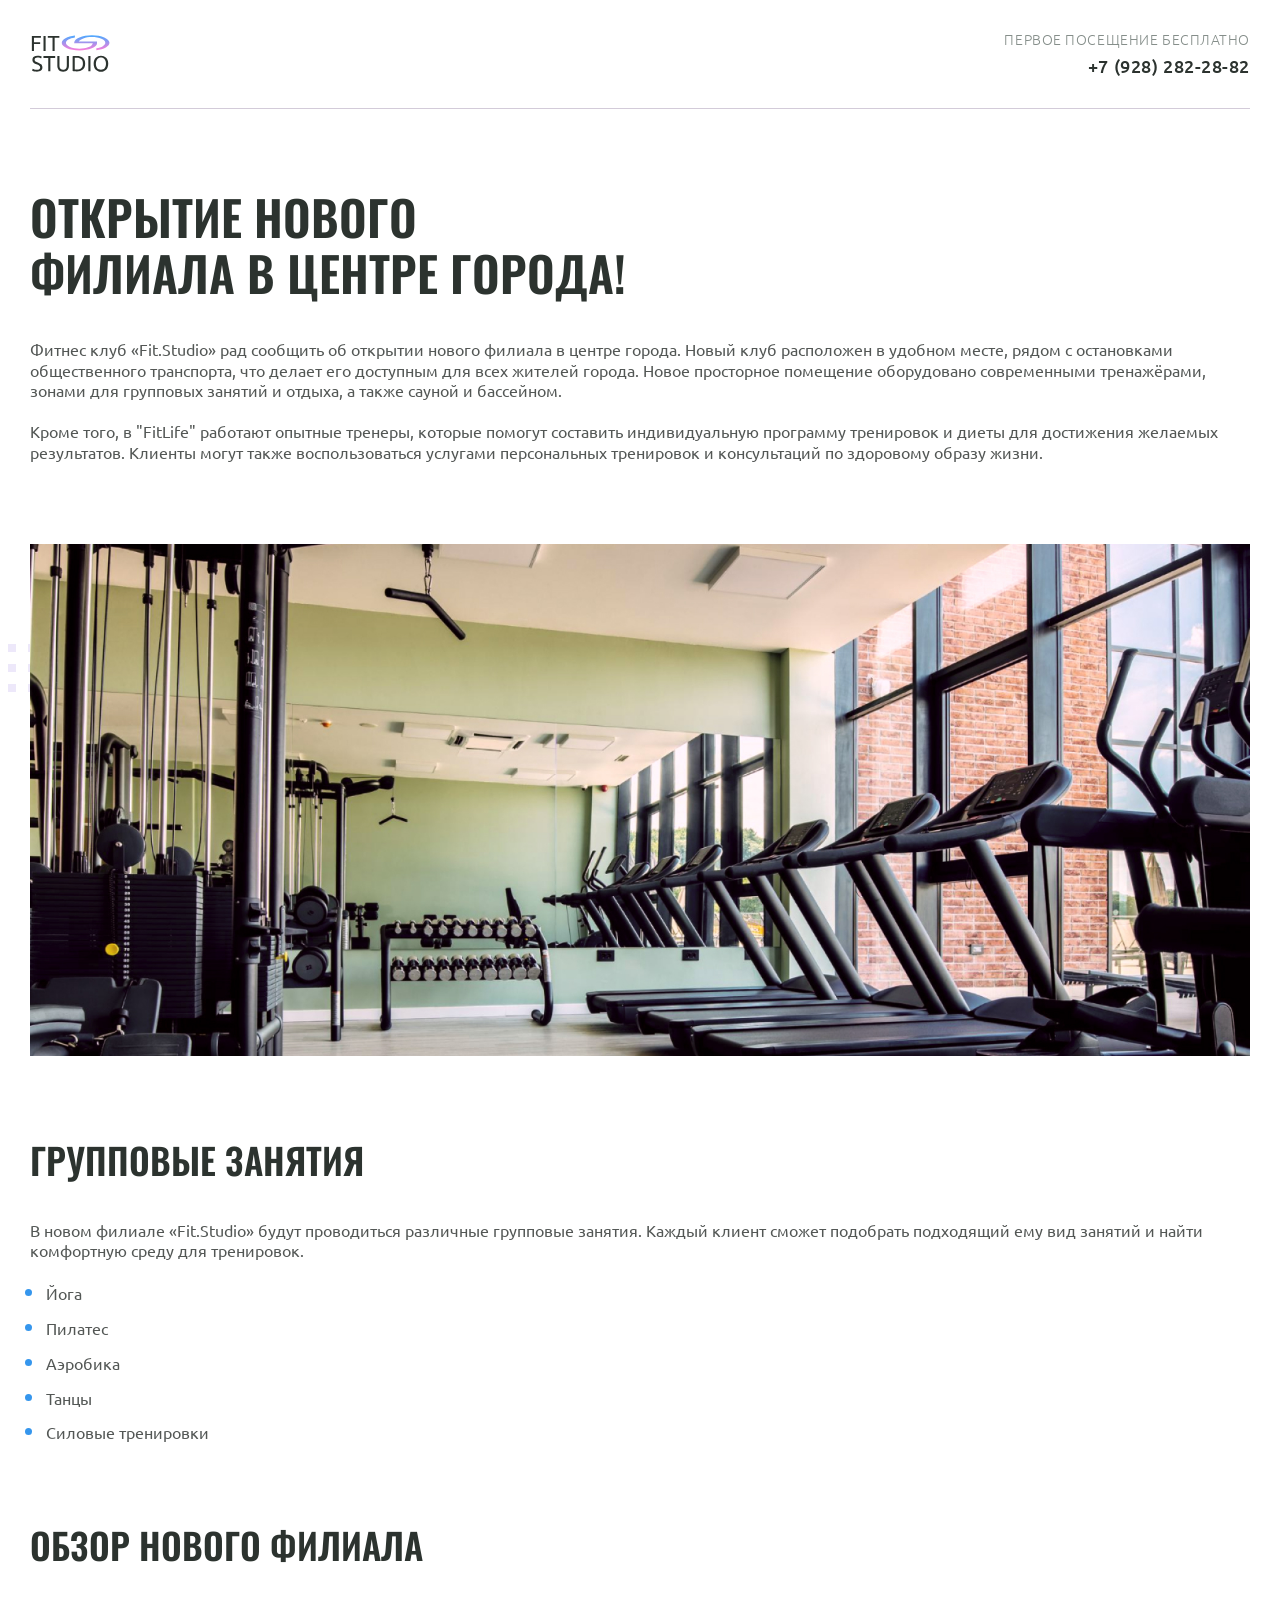
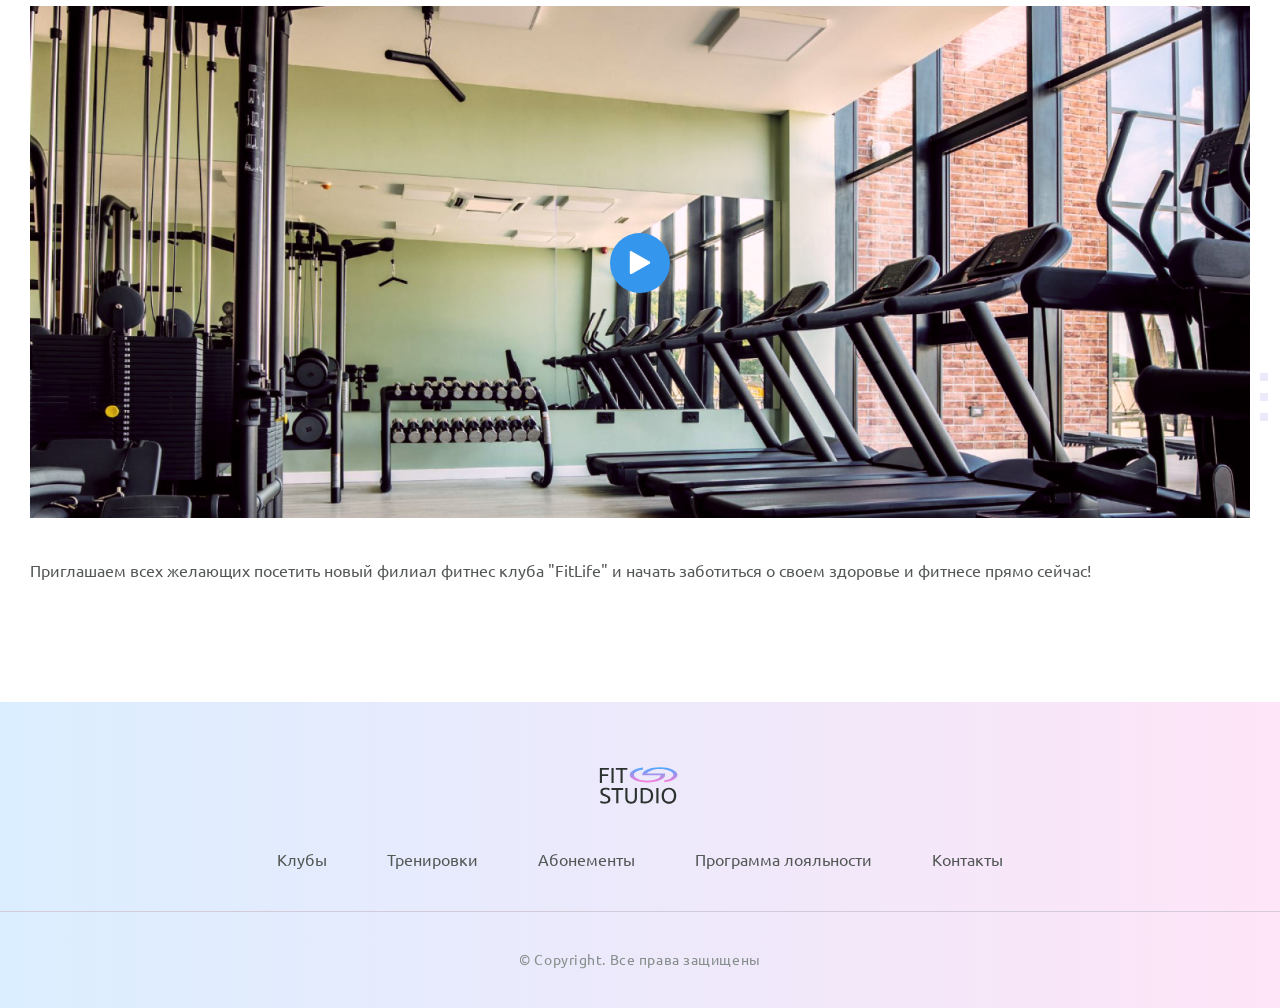
<file: tasks/practice-10/article.html>
<!doctype html>
<html lang="ru">
	<head>
		<meta charset="UTF-8" />
		<meta name="viewport" content="width=device-width, initial-scale=1.0" />
		<title>Fit Studio - Открытие нового филиала!</title>
		<link rel="stylesheet" href="./css/normalize.css" />
		<link rel="stylesheet" href="./css/fonts.css" />
		<link rel="stylesheet" href="./css/globals.css" />
		<link rel="stylesheet" href="./css/header.css" />
		<link rel="stylesheet" href="./css/article.css" />
		<link rel="stylesheet" href="./css/footer.css" />
		<link
			rel="icon"
			type="image/svg+xml"
			sizes="128x128"
			href="./images/favicon-icon.svg"
		/>
	</head>
	<body>
		<header class="header">
			<div class="container">
				<div class="header-inner">
					<a href="./index.html" class="logo">
						<img
							src="./images/logo-icon.svg"
							width="84"
							height="45"
							alt="Логотип FitStudio"
						/>
					</a>
					<div class="phone text-sub">
						<p>Первое посещение бесплатно</p>
						<a href="tel:+79282822882">+7 (928) 282-28-82</a>
					</div>
				</div>
			</div>
		</header>
		<article class="article">
			<div class="container">
				<h1 class="title-large">Открытие нового филиала в центре города!</h1>
				<p class="article-text">
					Фитнес клуб «Fit.Studio» рад сообщить об открытии нового филиала
					в центре города. Новый клуб расположен в удобном месте, рядом
					с остановками общественного транспорта, что делает его доступным
					для всех жителей города. Новое просторное помещение оборудовано
					современными тренажёрами, зонами для групповых занятий и отдыха,
					а также сауной и бассейном.
				</p>
				<p class="article-text article-mb-1">
					Кроме того, в "FitLife" работают опытные тренеры, которые помогут
					составить индивидуальную программу тренировок и диеты для достижения
					желаемых результатов. Клиенты могут также воспользоваться услугами
					персональных тренировок и консультаций по здоровому образу жизни.
				</p>
				<div class="article-decor-wrapper article-decor-wrapper-1 article-mb-1">
					<img
						class="article-img"
						src="./images/gym-img.jpg"
						width="1220"
						height="512"
						alt="Тренажерный зал"
					/>
				</div>
				<h2 class="title-large article-title-medium">Групповые занятия</h2>
				<p class="article-text">
					В новом филиале «Fit.Studio» будут проводиться различные групповые
					занятия. Каждый клиент сможет подобрать подходящий ему вид занятий
					и найти комфортную среду для тренировок.
				</p>
				<ul class="article-list article-text article-mb-1">
					<li class="article-item">Йога</li>
					<li class="article-item">Пилатес</li>
					<li class="article-item">Аэробика</li>
					<li class="article-item">Танцы</li>
					<li class="article-item">Силовые тренировки</li>
				</ul>
				<h2 class="title-large article-title-medium">Обзор нового филиала</h2>
				<div class="article-decor-wrapper article-decor-wrapper-2 article-mb-2">
					<button class="article-play-button">
						<img
							src="./images/play-icon.svg"
							width="24px"
							height="24px"
							alt="Кнопка включения видео"
						/>
					</button>
					<img
						class="article-img"
						src="./images/gym-img.jpg"
						width="1220"
						height="512"
						alt="Тренажерный зал"
					/>
				</div>
				<p class="article-text">
					Приглашаем всех желающих посетить новый филиал фитнес клуба "FitLife"
					и начать заботиться о своем здоровье и фитнесе прямо сейчас!
				</p>
			</div>
		</article>
		<footer class="footer">
			<div class="footer-top">
				<div class="container">
					<a href="/" class="footer-logo">
						<img
							src="./images/logo-icon.svg"
							width="84"
							height="45"
							alt="Логотип FitStudio"
						/>
					</a>
					<nav class="menu">
						<ul>
							<li><a href="#">Клубы</a></li>
							<li><a href="#">Тренировки</a></li>
							<li><a href="#">Абонементы</a></li>
							<li><a href="#">Программа лояльности</a></li>
							<li><a href="#">Контакты</a></li>
						</ul>
					</nav>
				</div>
			</div>
			<div class="container">
				<p class="copyright">&copy; Copyright. Все права защищены</p>
			</div>
		</footer>
	</body>
</html>
</file>
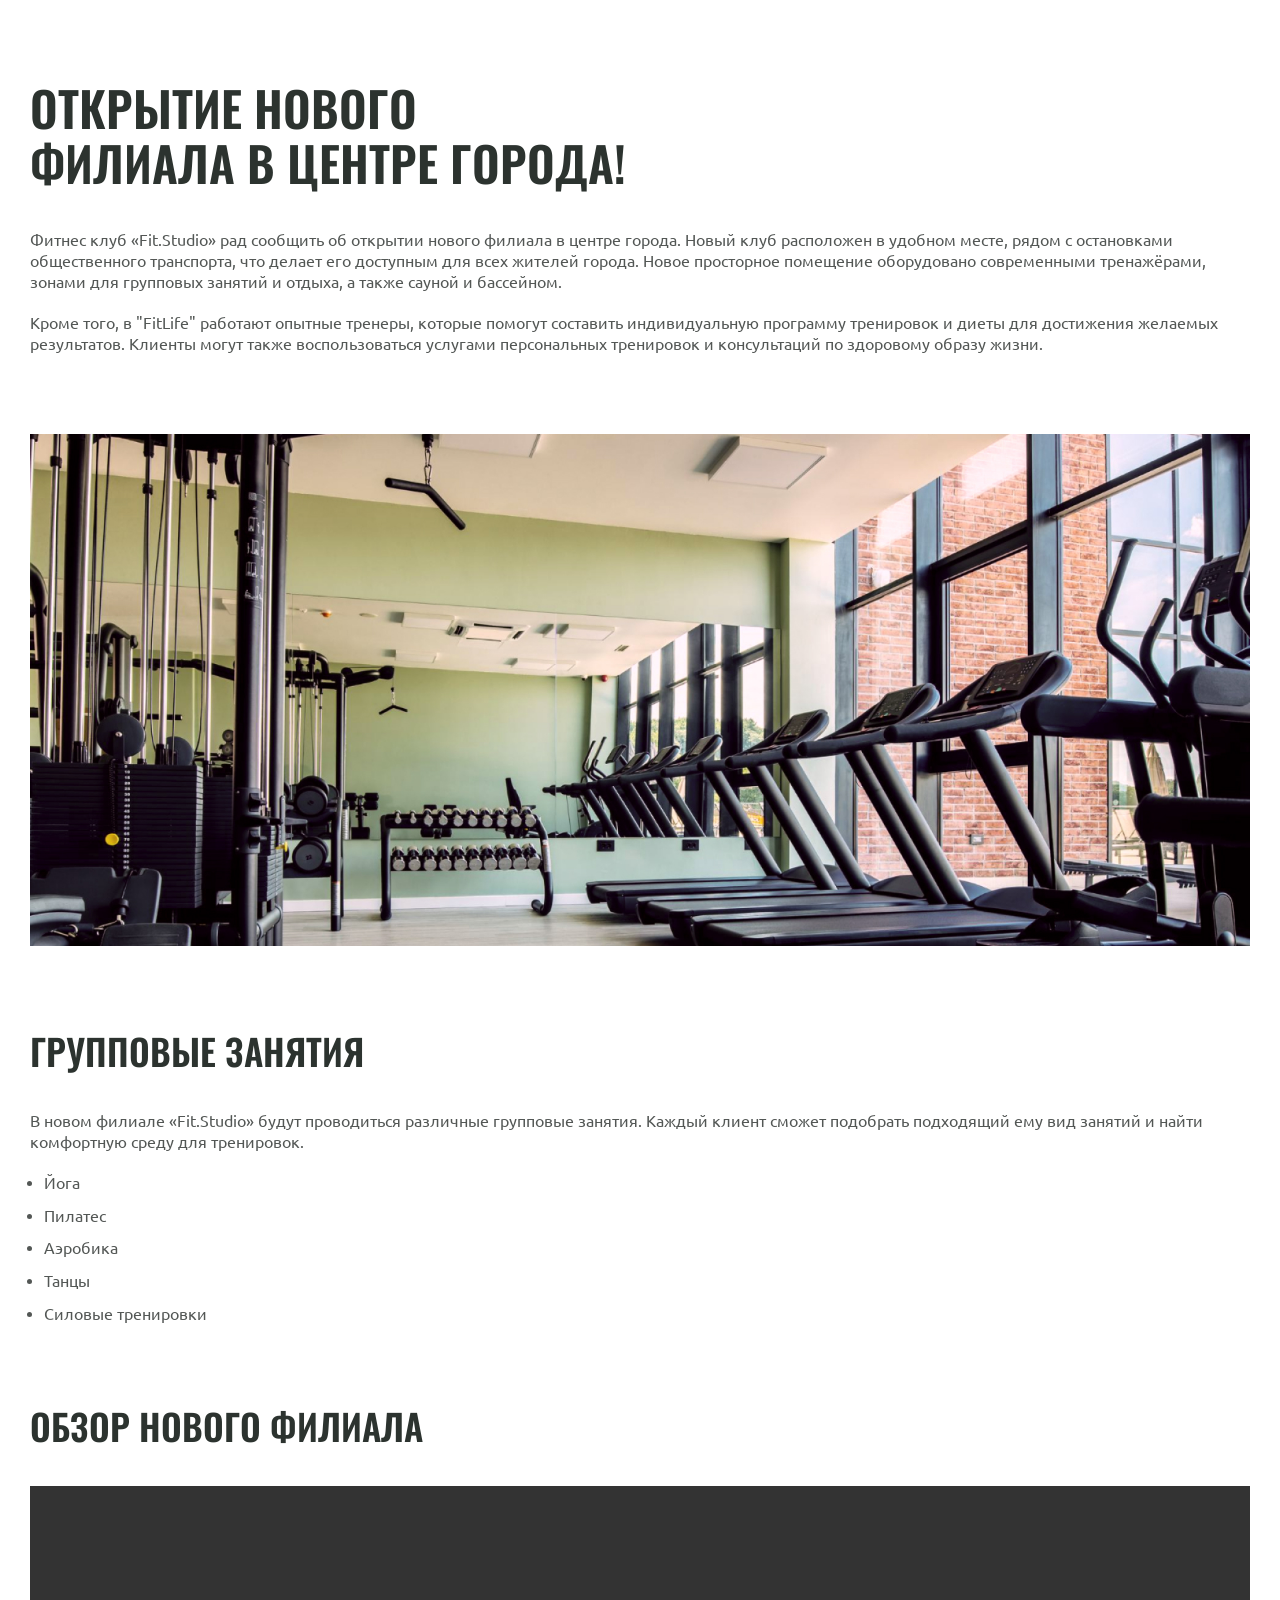
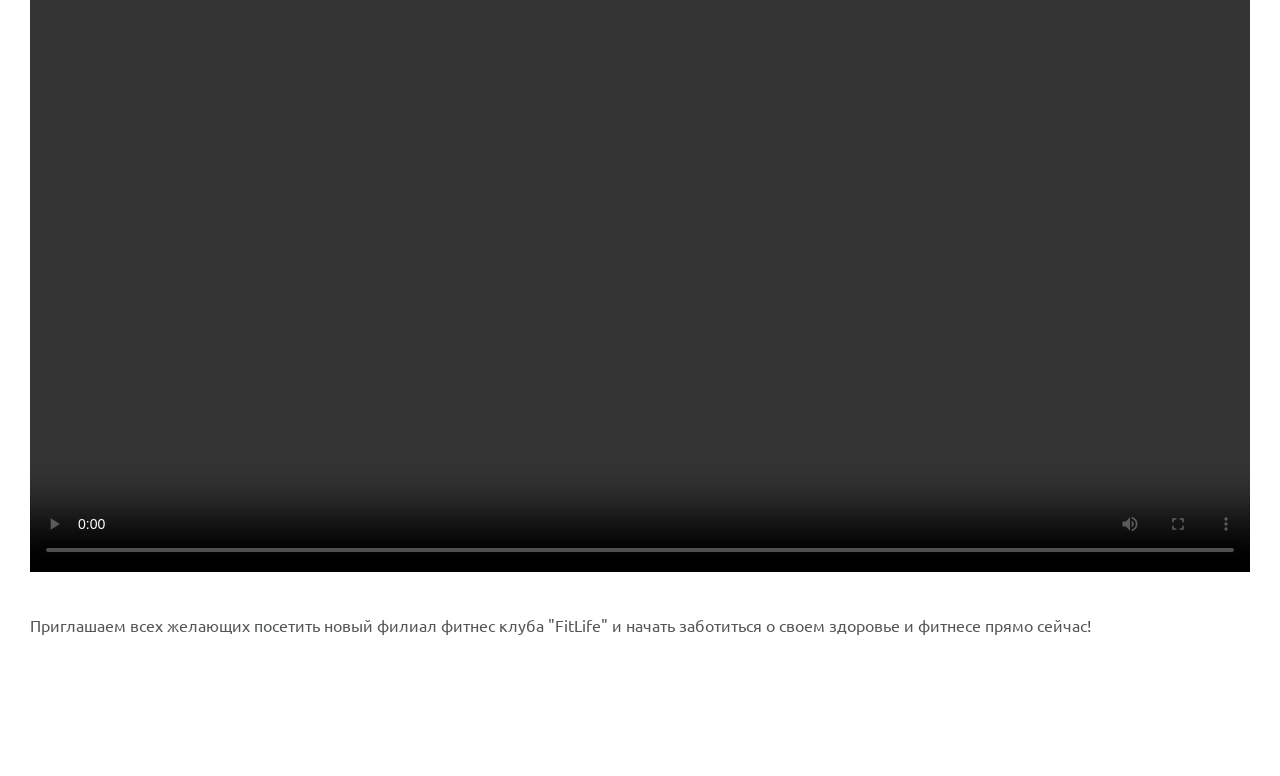
<file: tasks/practice-4/article.html>
<!DOCTYPE html>
<html lang="ru">
  <head>
    <meta charset="UTF-8" />
    <meta name="viewport" content="width=device-width, initial-scale=1.0" />
    <title>Fit Studio - Открытие нового филиала!</title>
    <link rel="stylesheet" href="./css/normalize.css" />
    <link rel="stylesheet" href="./css/fonts.css" />
    <link rel="stylesheet" href="./css/article.css" />
  </head>
  <body>
    <article class="article">
      <div class="container">
        <h1 class="article-title article-title-large">
          Открытие нового филиала в центре города!
        </h1>
        <p class="article-text">
          Фитнес клуб «Fit.Studio» рад сообщить об открытии нового филиала
          в центре города. Новый клуб расположен в удобном месте, рядом
          с остановками общественного транспорта, что делает его доступным
          для всех жителей города. Новое просторное помещение оборудовано
          современными тренажёрами, зонами для групповых занятий и отдыха,
          а также сауной и бассейном.
        </p>
        <p class="article-text article-mb">
          Кроме того, в "FitLife" работают опытные тренеры, которые помогут
          составить индивидуальную программу тренировок и диеты для достижения
          желаемых результатов. Клиенты могут также воспользоваться услугами
          персональных тренировок и консультаций по здоровому образу жизни.
        </p>
        <img
          class="article-img article-mb"
          src="./images/gym-img.jpg"
          width="1220"
          height="512"
          alt="Тренажерный зал"
        />
        <h2 class="article-title article-title-medium">Групповые занятия</h2>
        <p class="article-text">
          В новом филиале «Fit.Studio» будут проводиться различные групповые
          занятия. Каждый клиент сможет подобрать подходящий ему вид занятий
          и найти комфортную среду для тренировок.
        </p>
        <ul class="article-list article-text article-mb">
          <li class="article-item">Йога</li>
          <li class="article-item">Пилатес</li>
          <li class="article-item">Аэробика</li>
          <li class="article-item">Танцы</li>
          <li class="article-item">Силовые тренировки</li>
        </ul>
        <h2 class="article-title article-title-medium">Обзор нового филиала</h2>
        <video
          class="article-video"
          src="./videos/gym-video.mp4"
          width="1220"
          height="686"
          controls
        ></video>
        <p class="article-text">
          Приглашаем всех желающих посетить новый филиал фитнес клуба "FitLife"
          и начать заботиться о своем здоровье и фитнесе прямо сейчас!
        </p>
      </div>
    </article>
  </body>
</html>
</file>
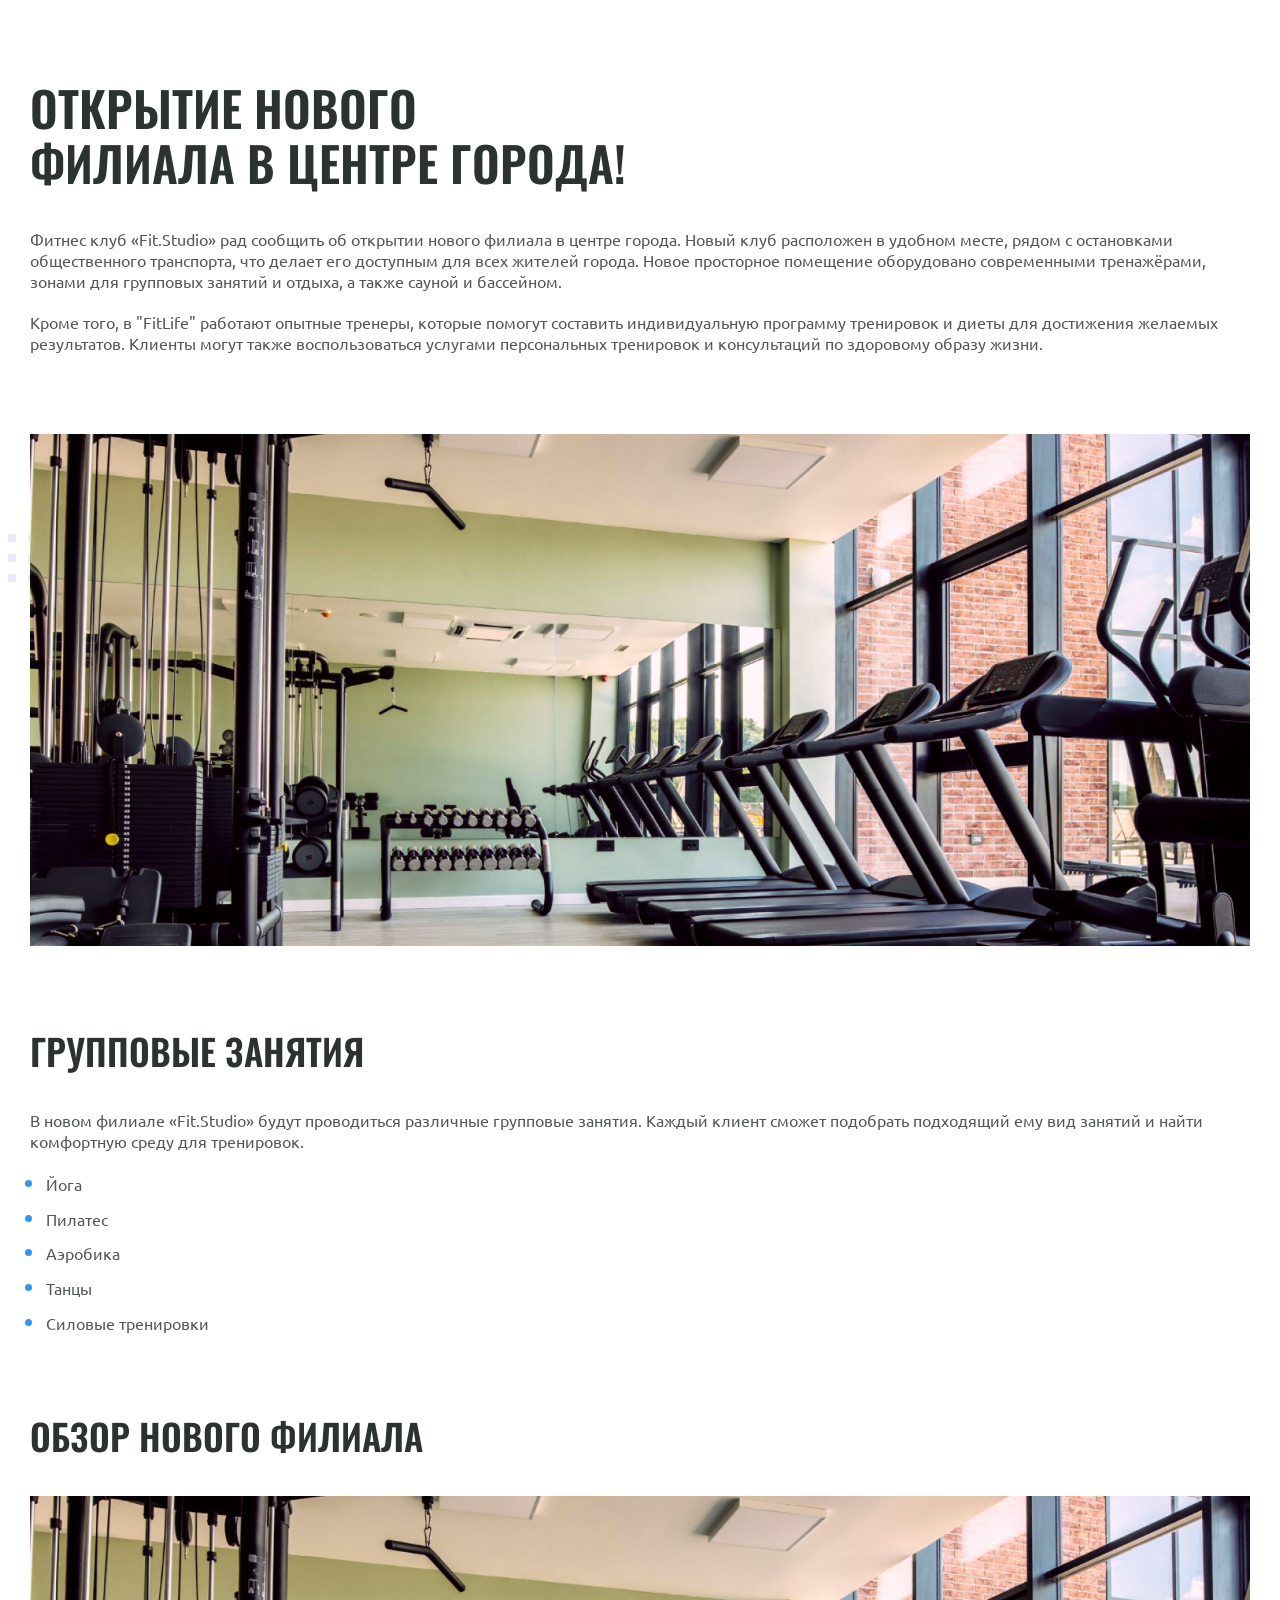
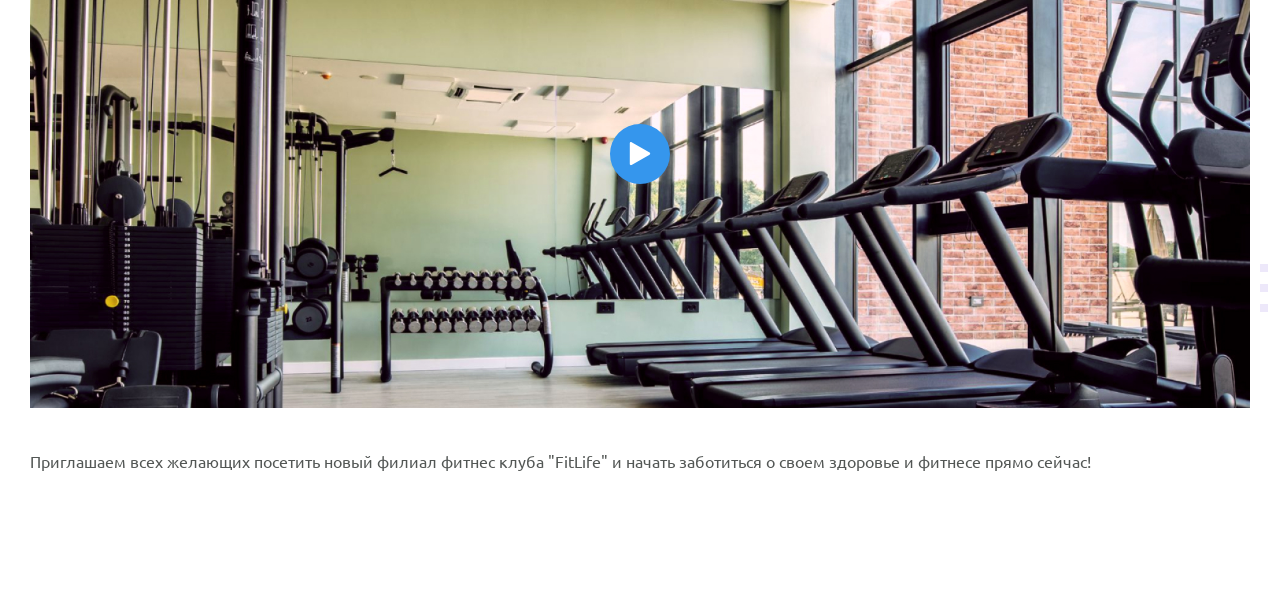
<file: tasks/practice-6/article.html>
<!doctype html>
<html lang="ru">
	<head>
		<meta charset="UTF-8" />
		<meta name="viewport" content="width=device-width, initial-scale=1.0" />
		<title>Fit Studio - Открытие нового филиала!</title>
		<link rel="stylesheet" href="./css/normalize.css" />
		<link rel="stylesheet" href="./css/fonts.css" />
		<link rel="stylesheet" href="./css/article.css" />
	</head>
	<body>
		<article class="article">
			<div class="container">
				<h1 class="article-title article-title-large">
					Открытие нового филиала в центре города!
				</h1>
				<p class="article-text">
					Фитнес клуб «Fit.Studio» рад сообщить об открытии нового филиала
					в центре города. Новый клуб расположен в удобном месте, рядом
					с остановками общественного транспорта, что делает его доступным
					для всех жителей города. Новое просторное помещение оборудовано
					современными тренажёрами, зонами для групповых занятий и отдыха,
					а также сауной и бассейном.
				</p>
				<p class="article-text article-mb-1">
					Кроме того, в "FitLife" работают опытные тренеры, которые помогут
					составить индивидуальную программу тренировок и диеты для достижения
					желаемых результатов. Клиенты могут также воспользоваться услугами
					персональных тренировок и консультаций по здоровому образу жизни.
				</p>
				<div class="article-decor-wrapper article-decor-wrapper-1 article-mb-1">
					<img
						class="article-img"
						src="./images/gym-img.jpg"
						width="1220"
						height="512"
						alt="Тренажерный зал"
					/>
				</div>
				<h2 class="article-title article-title-medium">Групповые занятия</h2>
				<p class="article-text">
					В новом филиале «Fit.Studio» будут проводиться различные групповые
					занятия. Каждый клиент сможет подобрать подходящий ему вид занятий
					и найти комфортную среду для тренировок.
				</p>
				<ul class="article-list article-text article-mb-1">
					<li class="article-item">Йога</li>
					<li class="article-item">Пилатес</li>
					<li class="article-item">Аэробика</li>
					<li class="article-item">Танцы</li>
					<li class="article-item">Силовые тренировки</li>
				</ul>
				<h2 class="article-title article-title-medium">Обзор нового филиала</h2>
				<div class="article-decor-wrapper article-decor-wrapper-2 article-mb-2">
					<button class="article-play-button">
						<img
							src="./images/play-icon.svg"
							width="24px"
							height="24px"
							alt="Кнопка включения видео"
						/>
					</button>
					<img
						class="article-img"
						src="./images/gym-img.jpg"
						width="1220"
						height="512"
						alt="Тренажерный зал"
					/>
					<!-- <video
						class="article-video"
						src="./videos/gym-video.mp4"
						width="1220"
						height="686"
						controls
					></video> -->
				</div>
				<p class="article-text">
					Приглашаем всех желающих посетить новый филиал фитнес клуба "FitLife"
					и начать заботиться о своем здоровье и фитнесе прямо сейчас!
				</p>
			</div>
		</article>
	</body>
</html>
</file>
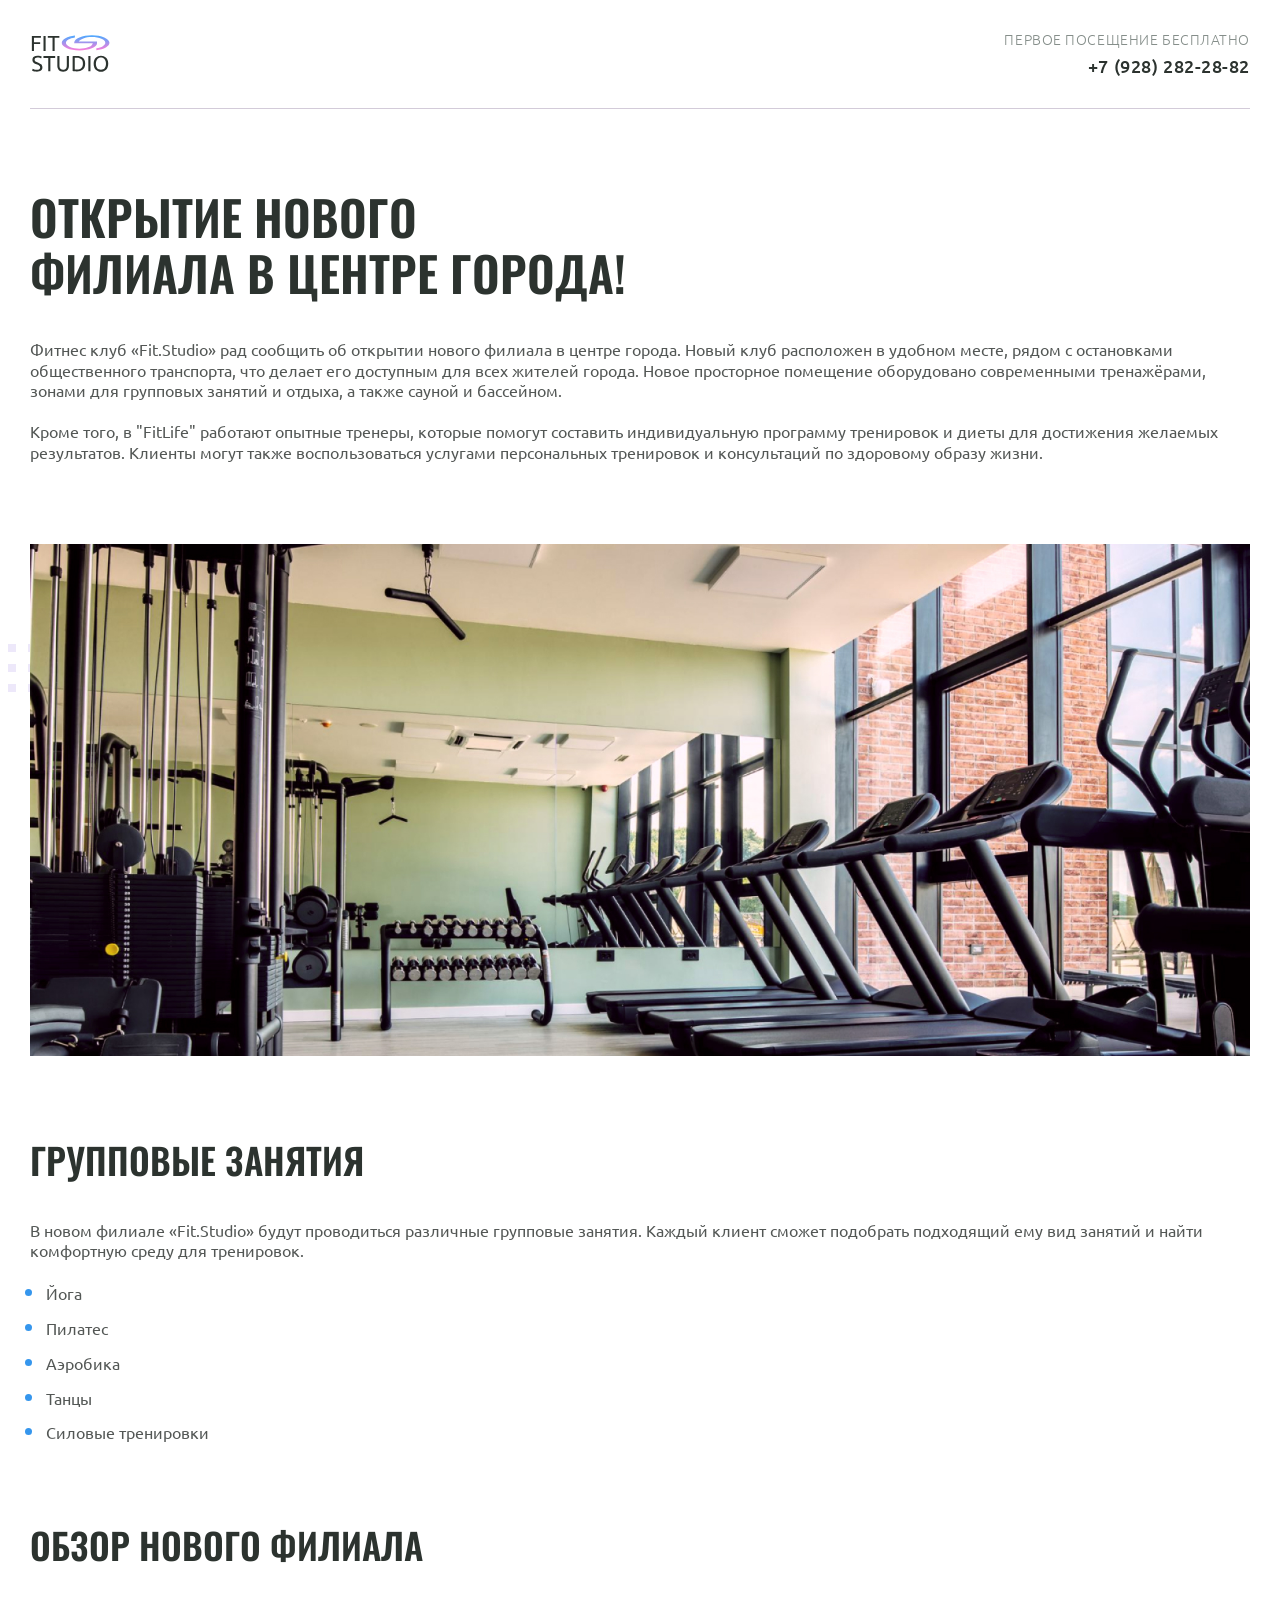
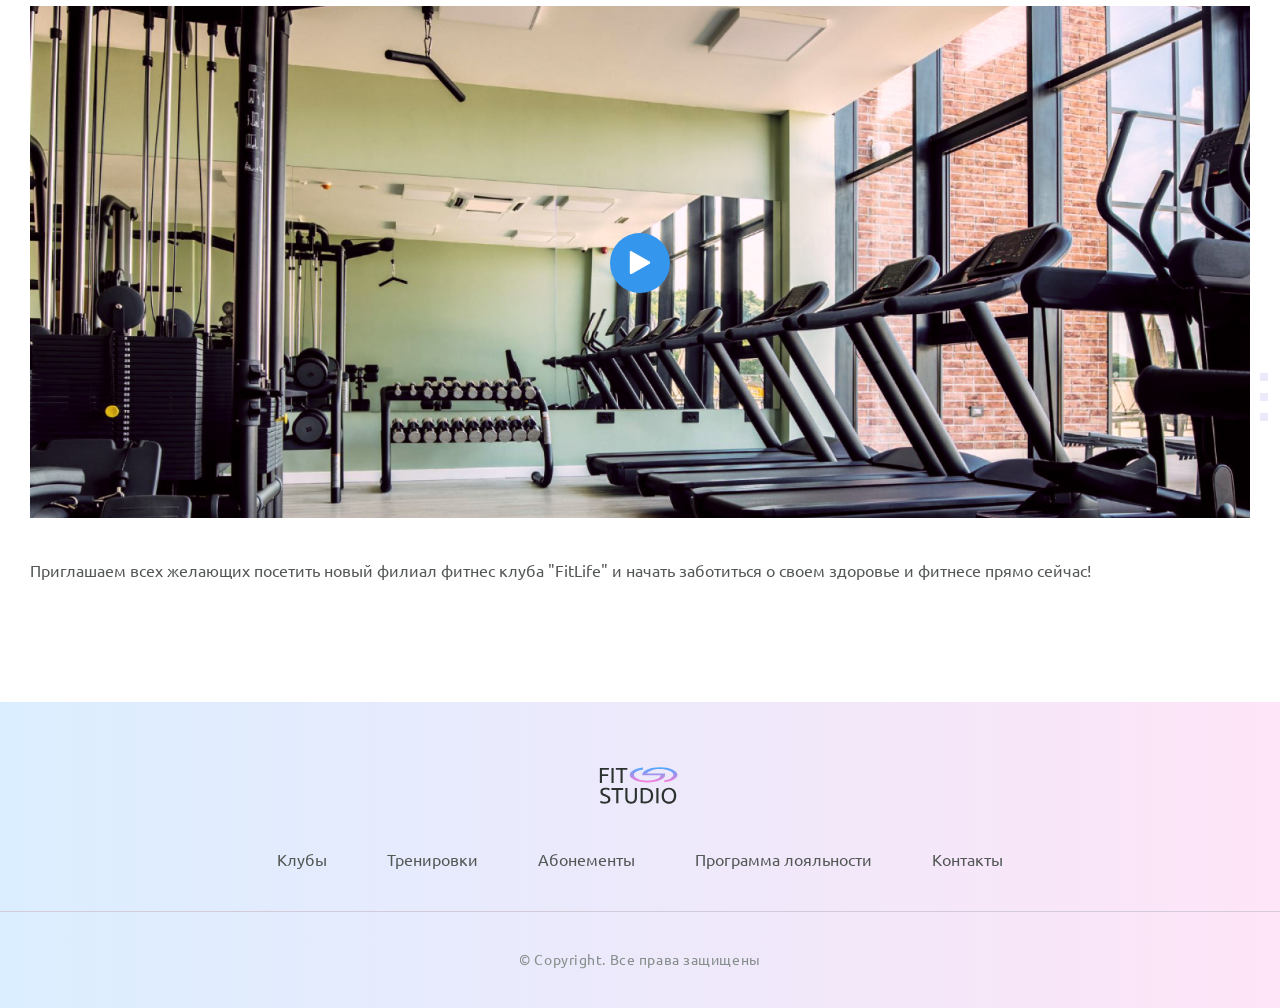
<file: tasks/practice-8/article.html>
<!doctype html>
<html lang="ru">
	<head>
		<meta charset="UTF-8" />
		<meta name="viewport" content="width=device-width, initial-scale=1.0" />
		<title>Fit Studio - Открытие нового филиала!</title>
		<link rel="stylesheet" href="./css/normalize.css" />
		<link rel="stylesheet" href="./css/fonts.css" />
		<link rel="stylesheet" href="./css/globals.css" />
		<link rel="stylesheet" href="./css/header.css" />
		<link rel="stylesheet" href="./css/article.css" />
		<link rel="stylesheet" href="./css/footer.css" />
		<link
			rel="icon"
			type="image/svg+xml"
			sizes="128x128"
			href="./images/favicon-icon.svg"
		/>
	</head>
	<body>
		<header class="header">
			<div class="container">
				<div class="header-inner">
					<a href="./index.html" class="logo">
						<img
							src="./images/logo-icon.svg"
							width="84"
							height="45"
							alt="Логотип FitStudio"
						/>
					</a>
					<div class="phone">
						<p>Первое посещение бесплатно</p>
						<a href="tel:+79282822882">+7 (928) 282-28-82</a>
					</div>
				</div>
			</div>
		</header>
		<article class="article">
			<div class="container">
				<h1 class="article-title article-title-large">
					Открытие нового филиала в центре города!
				</h1>
				<p class="article-text">
					Фитнес клуб «Fit.Studio» рад сообщить об открытии нового филиала
					в центре города. Новый клуб расположен в удобном месте, рядом
					с остановками общественного транспорта, что делает его доступным
					для всех жителей города. Новое просторное помещение оборудовано
					современными тренажёрами, зонами для групповых занятий и отдыха,
					а также сауной и бассейном.
				</p>
				<p class="article-text article-mb-1">
					Кроме того, в "FitLife" работают опытные тренеры, которые помогут
					составить индивидуальную программу тренировок и диеты для достижения
					желаемых результатов. Клиенты могут также воспользоваться услугами
					персональных тренировок и консультаций по здоровому образу жизни.
				</p>
				<div class="article-decor-wrapper article-decor-wrapper-1 article-mb-1">
					<img
						class="article-img"
						src="./images/gym-img.jpg"
						width="1220"
						height="512"
						alt="Тренажерный зал"
					/>
				</div>
				<h2 class="article-title article-title-medium">Групповые занятия</h2>
				<p class="article-text">
					В новом филиале «Fit.Studio» будут проводиться различные групповые
					занятия. Каждый клиент сможет подобрать подходящий ему вид занятий
					и найти комфортную среду для тренировок.
				</p>
				<ul class="article-list article-text article-mb-1">
					<li class="article-item">Йога</li>
					<li class="article-item">Пилатес</li>
					<li class="article-item">Аэробика</li>
					<li class="article-item">Танцы</li>
					<li class="article-item">Силовые тренировки</li>
				</ul>
				<h2 class="article-title article-title-medium">Обзор нового филиала</h2>
				<div class="article-decor-wrapper article-decor-wrapper-2 article-mb-2">
					<button class="article-play-button">
						<img
							src="./images/play-icon.svg"
							width="24px"
							height="24px"
							alt="Кнопка включения видео"
						/>
					</button>
					<img
						class="article-img"
						src="./images/gym-img.jpg"
						width="1220"
						height="512"
						alt="Тренажерный зал"
					/>
				</div>
				<p class="article-text">
					Приглашаем всех желающих посетить новый филиал фитнес клуба "FitLife"
					и начать заботиться о своем здоровье и фитнесе прямо сейчас!
				</p>
			</div>
		</article>
		<footer class="footer">
			<div class="footer-top">
				<div class="container">
					<a href="/" class="footer-logo">
						<img
							src="./images/logo-icon.svg"
							width="84"
							height="45"
							alt="Логотип FitStudio"
						/>
					</a>
					<nav class="menu">
						<ul>
							<li><a href="#">Клубы</a></li>
							<li><a href="#">Тренировки</a></li>
							<li><a href="#">Абонементы</a></li>
							<li><a href="#">Программа лояльности</a></li>
							<li><a href="#">Контакты</a></li>
						</ul>
					</nav>
				</div>
			</div>
			<div class="container">
				<p class="copyright">&copy; Copyright. Все права защищены</p>
			</div>
		</footer>
	</body>
</html>
</file>
<file: src/style.css>
*{padding: 0;margin: 0;border: 0;}
*,*:before,*:after{-webkit-box-sizing: border-box;box-sizing: border-box;}
:focus,:active{outline: none;}
a:focus,a:active{outline: none;}
nav,footer,header,aside{display: block;}
html,body{
    height:100%;width:100%;
    font-size:100%;line-height:1;-ms-text-size-adjust:100%;-moz-text-size-adjust:100%;-webkit-text-size-adjust:100%;}
input,button,textarea{font-family:inherit;}
input::-ms-clear{display: none;}
button{cursor: pointer;}
button::-moz-focus-inner{padding:0;border:0;}
a,a:visited{text-decoration: none;}
a:hover{text-decoration: none;}
ul li{list-style: none;}
img{vertical-align: top;}
h1,h2,h3,h4,h5,h6{font-size:inherit;font-weight: inherit;}
a{color:inherit;}



body {
    font-family: "Montserrat",SansSerif;
    color: #eef5e8;
    background: #080b0f;
}

body.overflow {
    overflow: hidden;
}



.layout {
    display: -webkit-box;
    display: -ms-flexbox;
    display: flex;
    min-height: 100vh;
    background:
        radial-gradient(circle at 72% 16%, rgba(218, 247, 101, 0.14), transparent 28%),
        linear-gradient(135deg, #07090d 0%, #111821 48%, #0b1016 100%);
}

.sidebar {
    padding: 40px 24px 40px 0;
    -ms-flex-negative: 0;
    flex-shrink: 0;
    background: rgba(13, 17, 23, 0.88);
    border-right: 1px solid rgba(218, 247, 101, 0.12);
    -webkit-box-shadow: 18px 0 50px rgba(0, 0, 0, 0.28);
    box-shadow: 18px 0 50px rgba(0, 0, 0, 0.28);
    -webkit-backdrop-filter: blur(18px);
    backdrop-filter: blur(18px);
}



.content {
    -webkit-box-flex: 1;
    -ms-flex-positive: 1;
    flex-grow: 1;
    background:
        linear-gradient(180deg, rgba(255, 255, 255, 0.035), rgba(255, 255, 255, 0)),
        transparent;
}

.container {
    display: -webkit-box;
    display: -ms-flexbox;
    display: flex;
    -webkit-box-orient: vertical;
    -webkit-box-direction: normal;
    -ms-flex-direction: column;
    flex-direction: column;
    -webkit-box-pack: center;
    -ms-flex-pack: center;
    justify-content: center;
    -webkit-box-align: center;
    -ms-flex-align: center;
    align-items: center;
    padding: 150px 60px 80px 60px;
}


.logo {
    margin-left: 60px;
    margin-bottom: 60px;
}

.sidebar__user {
    display: -webkit-box;
    display: -ms-flexbox;
    display: flex;
    -webkit-box-align: center;
    -ms-flex-align: center;
    align-items: center;
    gap: 14px;
    background: linear-gradient(145deg, rgba(255, 255, 255, 0.09), rgba(255, 255, 255, 0.035));
    padding: 20px 30px;
    margin-left: 60px;
    margin-bottom: 100px;
    border-radius: 8px;
    border: 1px solid rgba(218, 247, 101, 0.18);
    -webkit-box-shadow: 0 16px 40px rgba(0, 0, 0, 0.2);
    box-shadow: 0 16px 40px rgba(0, 0, 0, 0.2);
}

.sidebar__avatar {
    display: -webkit-box;
    display: -ms-flexbox;
    display: flex;
    -webkit-box-align: center;
    -ms-flex-align: center;
    align-items: center;
    -webkit-box-pack: center;
    -ms-flex-pack: center;
    justify-content: center;
    -ms-flex-negative: 0;
    flex-shrink: 0;
    width: 52px;
    height: 52px;
    border-radius: 50%;
    background: linear-gradient(135deg, #daf765, #8fe26a);
    color: #0d1117;
    font-size: 17px;
    font-weight: 700;
    -webkit-box-shadow: 0 10px 26px rgba(218, 247, 101, 0.24);
    box-shadow: 0 10px 26px rgba(218, 247, 101, 0.24);
}

.sidebar__avatar img {
    width: 100%;
    height: 100%;
    border-radius: 50%;
    -o-object-fit: cover;
    object-fit: cover;
}

.sidebar__user-info {
    min-width: 0;
}

.sidebar__name {
    color:#f5f8ef;
    font-size: 18px;
    font-weight: 500;
    margin-bottom: 6px;
}

.sidebar__text {
    color: #aeb8a8;
    font-size: 13px;
    font-weight: 400;
    line-height: 130%; /* 16.9px */
}

.sidebar__item {
    width: 372px;
}

.sidebar__button {
    display: -webkit-box;
    display: -ms-flexbox;
    display: flex;
    -webkit-box-align: center;
    -ms-flex-align: center;
    align-items: center;
    gap: 10px;
    padding: 20px 60px;
    margin-bottom: 12px;
    border-radius: 0px 100px 100px 0px;
    -webkit-transition: all .5s;
    -o-transition: all .5s;
    transition: all .5s;
    cursor: pointer;
    width: 90%;
    color:#dfe8d7;
    font-size: 16px;
    font-weight: 500;
    background: transparent;
    border: 1px solid transparent;
}

.sidebar__button.active , .sidebar__button:hover {
    width: 100%;
    background: linear-gradient(90deg, #daf765, #a8e85d);
    color: #0d1117;
    -webkit-box-shadow: 0 14px 34px rgba(218, 247, 101, 0.22);
    box-shadow: 0 14px 34px rgba(218, 247, 101, 0.22);
}

.sidebar__button svg path {
    fill: currentColor;
}


.content__title {
    color: #f6f9f2;
    font-size: 48px;
    font-weight: 700;
    margin-bottom: 40px;
}

.content__list {
    display: -webkit-box;
    display: -ms-flexbox;
    display: flex;
    -webkit-box-align: center;
    -ms-flex-align: center;
    align-items: center;
    -ms-flex-wrap: wrap;
    flex-wrap: wrap;
    gap: 20px;
}



.content__list-item  {
    cursor: pointer;
    padding: 12px 18px;
    background: rgba(255, 255, 255, 0.08);
    border-radius: 10px;
    border: 1px solid rgba(218, 247, 101, 0.16);
    -webkit-transition: all .3s;
    -o-transition: all .3s;
    transition: all .3s;
    color: #eef5e8;
    -webkit-box-shadow: 0 18px 50px rgba(0, 0, 0, 0.18);
    box-shadow: 0 18px 50px rgba(0, 0, 0, 0.18);
}

.content__list-item:hover,.content__list-diplom:hover {
    background: rgba(218, 247, 101, 0.16);
    border-color: rgba(218, 247, 101, 0.42);
    -webkit-transform: translateY(-2px);
    -ms-transform: translateY(-2px);
    transform: translateY(-2px);
}

li a {
    padding: 12px 18px;

}


.content__list-diplom {
    -webkit-transition: all .3s;
    -o-transition: all .3s;
    transition: all .3s;
    display: inline-block;
    padding: 12px 18px;
    background: rgba(255, 255, 255, 0.08);
    border-radius: 10px;
    border: 1px solid rgba(218, 247, 101, 0.16);
    color: #eef5e8;
    -webkit-box-shadow: 0 18px 50px rgba(0, 0, 0, 0.18);
    box-shadow: 0 18px 50px rgba(0, 0, 0, 0.18);
}

.content__decor {
    display: -webkit-box;
    display: -ms-flexbox;
    display: flex;
    -webkit-box-align: center;
    -ms-flex-align: center;
    align-items: center;
}

.content__decor-text {
    color:#daf765;
    font-size: 36px;
    font-weight: 700;
    line-height: 110%; /* 39.6px */
}

.content__block {
    max-width: 1200px;
    width: 100%;
}

.content__block.hidden {
    display: none;
}

.content__decor-img img{
    width: 100%;
}

.burger {
    display: none;
    padding: 5px;
    position: fixed;
    top: 3%;
    right: 7%;
    width: 40px;
    height: 40px;
    background: rgba(13, 17, 23, 0.88);
    border-radius: 50%;
    z-index: 10;
    border: 1px solid rgba(218, 247, 101, 0.72);
    -webkit-box-shadow: 0 12px 28px rgba(0, 0, 0, 0.35);
    box-shadow: 0 12px 28px rgba(0, 0, 0, 0.35);
}

@media (max-width: 768px) {
    .burger {
        display: block;
    }

    .sidebar {
        -webkit-transition: all .3s;
        -o-transition: all .3s;
        transition: all .3s;
        -webkit-transform: translateX(-100%);
        -ms-transform: translateX(-100%);
        transform: translateX(-100%);
        position: fixed;
        top: 0;
        left: 0;
        bottom: 0;
        z-index: 5;
    }

    .sidebar.show {
        -webkit-transform: translateX(0%);
        -ms-transform: translateX(0%);
        transform: translateX(0%);
    }

    .overlay {
        opacity: 0;
        pointer-events: none;
        -webkit-transition: all .3s;
        -o-transition: all .3s;
        transition: all .3s;
        position: absolute;
        top: 0;
        right: 0;
        left: 0;
        bottom: 0;
        z-index: 3;
        background-color: #000000e0;
    }

    .overlay.show {
        opacity: 1;
        pointer-events: all;
    }

    .container {
        padding: 40px 20px;
        min-height: 100%;
    }

    .content__decor {
        margin-top: 20px;
        -webkit-box-orient: vertical;
        -webkit-box-direction: normal;
        -ms-flex-direction: column;
        flex-direction: column;
    }
}

@media (max-width: 400px) {
    .sidebar__user {
        margin-left: 0;
    }
}
</file>
<file: tasks/practice-10/css/fonts.css>
@font-face {
  font-family: "Ubuntu";
  src: local("Ubuntu"), url("../fonts/UbuntuLight.woff2") format("woff2");
  font-weight: 300;
  font-style: normal;
  font-display: swap;
}

@font-face {
  font-family: "Ubuntu";
  src: local("Ubuntu"), url("../fonts/UbuntuRegular.woff2") format("woff2");
  font-weight: 400;
  font-style: normal;
  font-display: swap;
}

@font-face {
  font-family: "Ubuntu";
  src: local("Ubuntu"), url("../fonts/UbuntuMedium.woff2") format("woff2");
  font-weight: 500;
  font-style: normal;
  font-display: swap;
}

@font-face {
  font-family: "Oswald";
  src: local("Oswald"), url("../fonts/OswaldMedium.woff2") format("woff2");
  font-weight: 500;
  font-style: normal;
  font-display: swap;
}

@font-face {
  font-family: "Oswald";
  src: local("Oswald"), url("../fonts/OswaldSemiBold.woff2") format("woff2");
  font-weight: 600;
  font-style: normal;
  font-display: swap;
}
</file>
<file: tasks/practice-10/css/globals.css>
html {
  font-family: Ubuntu, sans-serif;
  font-weight: 400;
}

*,
*::before,
*::after {
  box-sizing: border-box;
}

body {
  display: flex;
  flex-direction: column;
  min-height: 100vh;
}

h1,
h2,
h3,
h4,
h5,
h6,
p {
  margin: 0;
}

a {
  text-decoration: none;
}

a, 
button {
  outline: none;
}

.container {
  max-width: 1250px;
  margin: 0 auto;
  padding: 0 15px;
}

.text { 
  font-weight: 400;
  font-size: 16px;
  line-height: 130%;
  color: #2c332f;
}

.button {
  display: inline-block;
  padding: 19px 32px;
  font-weight: 500;
  font-size: 15px;
  line-height: 130%;
  letter-spacing: 0.02em;
  text-align: center;
  text-transform: uppercase;
  color: #fff;
  background: #3596ed;
  transition: opacity 0.2s;
}

.button:hover {
  opacity: 0.85;
}

.button:not(:disabled):active {
  background-color: #2d82cd;;
}

button.button:disabled {
  opacity: 0.65;
  cursor: default;
}

.section {
  margin-bottom: 140px;
}

.title-large {
  max-width: 596px;
  margin-bottom: 40px;
  font-family: Oswald, sans-serif;
  font-weight: 600;
  line-height: 115%;
  text-transform: uppercase;
  color: #2c332f;
  font-size: 48px;
}

.title-medium {
  font-weight: 500;
  font-family: Oswald, sans-serif;
  font-size: 24px;
  line-height: 115%;
  text-transform: uppercase;
  color: #2c332f;
}

.text-sub {
  font-weight: 300;
  font-size: 14px;
  letter-spacing: 0.04em;
  text-transform: uppercase;
  color: #858e8a;
}

a:focus-visible, 
button:focus-visible,
summary:focus-visible {
  outline: 2px solid #3596ed;
  outline-offset: 2px;
}

a:active {
  color: #3596ed;
}
</file>
<file: tasks/practice-10/css/header.css>
.header-inner { /* Контейнер внутри шапки нужен, чтобы при адаптивности управлять поведением элементов */
  display: flex;
  align-items: center;
  justify-content: space-between;
  gap: 10px;
  padding-bottom: 30px;
  padding-top: 30px;
  border-bottom: 1px solid #d3cbd9;
}

.phone {
  text-align: right;
}

.phone p {
  margin-bottom: 8px;
}

.phone a { 
  font-weight: 500;
  font-size: 18px;
  color: #2c332f;
  transition: color 0.2s;
} 

.phone a:hover {
  color: #3596ED;
}
</file>
<file: tasks/practice-10/css/index.css>
.hero {
  padding-top: 80px;
  position: relative;
}

.hero::after {
  content: "";
  position: absolute;
  bottom: 106px;
  z-index: -1;
  width: 100%;
  height: 48px;
  background: url("../images/decor-large-icon.svg") repeat-x;
}

.hero-container {
  display: flex;
  align-items: center;
  gap: 28px;
}

.hero h1 {
  margin-bottom: 40px;
  font-family: "Oswald", sans-serif;
  font-weight: 600;
  font-size: 62px;
  line-height: 115%;
  text-transform: uppercase;
  color: #2c332f;
}

.hero h1 strong {
  color: #3596ed;
  font-weight: 600;
}

.hero-info .text {
  max-width: 440px;
   margin-bottom: 140px;
}

.hero-images {
  position: relative;
  display: flex;
}

.hero-choose {
  top: 40px;
  left: 50%;
  transform: translateX(-50%);
  position: absolute;
  max-width: 161px;
  border: 1px solid #535755;
  padding: 22px;
  background: rgba(255, 255, 255, 0.9);
  text-align: center;
}

.news-container {
  display: flex;
  gap: 28px;
}

.news-article {
  display: flex;
  flex-direction: column;
  background: #fff;
  border: 1px solid #d3cbd9;
  max-width: 284px;
  overflow: hidden;
}

.news-article img {
  display: block;
}

.news-info {
  padding: 20px 20px 0;
  margin-bottom: 12px;
}

.news-date {
  display: inline-block;
  margin-bottom: 8px;
}

.news-article footer {
  padding: 0 20px 20px;
}

.news-link {
  display: inline-flex;
  align-items: center;
  gap: 8px;
  font-weight: 400;
  font-size: 16px;
  line-height: 130%;
  color: #3596ed;
}

.news-link::after {
  content: "";
  display: inline-block;
  width: 22px;
  height: 9px;
  background-image: url("../images/arrow-right-icon.svg");
  transition: transform 0.2s;
} 

.news-link:hover::after {
  transform: translateX(5px);
}

.faq {
  position: relative;
}

.faq::before {
  content: "";
  position: absolute;
  top: 215px;
  z-index: -1;
  width: calc(50% - 250px);
  height: 48px;
  background: url("../images/decor-large-icon.svg") repeat-x;
}

.faq_container {
  display: flex;
  gap: 28px;
}

details {
  margin-bottom: 20px;
  border-block: 1px solid #d3cbd9;;
}

details[open] summary::after {
  transform: rotate(180deg);
}

summary {
  display: flex;
  align-items: center;
  justify-content: space-between;
  gap: 12px;
  list-style: none;
  padding: 20px;
  cursor: pointer;
}

summary::after {
  content: "";
  display: inline-block;
  width: 17px;
  height: 22px;
  background: url("../images/arrow-down-icon.svg") no-repeat center / cover ;
}

summary::-webkit-details-marker {
  display: none;
}

details > p {
  padding: 0 20px 20px;
}
</file>
<file: tasks/practice-10/css/footer.css>
.footer {
  padding: 60px 0 40px ;
  margin-top: auto;
  background: linear-gradient(
    90deg,
    rgba(73, 169, 255, 0.2) 0%, 
    rgba(252, 124, 217, 0.2) 100%
    );
  text-align: center;
  
}

.footer-top {
  border-bottom: 1px solid #d3cbd9;
  padding-bottom: 40px;
  margin-bottom: 40px;
  
}

.footer-logo {
  display: inline-block;
  margin-bottom: 40px;
}

.menu ul {
  display: flex;
  justify-content: center;
  align-items: center;
  gap: 60px;
  padding: 0;
  margin: 0;
  list-style: none; 
}

.menu a {
  font-weight: 400;
  font-size: 16px;
  line-height: 130%;
  color: #535755;
  transition: color 0.2s;
} 

.menu a:hover {
  color: #3596ED;
}

.copyright {
  font-weight: 400;
font-size: 14px;
letter-spacing: 0.04em;
color: #858e8a; 
}
</file>
<file: tasks/practice-2/css/style.css>
table {
  border-collapse: collapse;
  border-spacing: 0px;
  margin-bottom: 20px;
  font-family: sans-serif;
}

td, 
th, 
caption {
  border: 1px solid #000;
}

caption {
  border-bottom: none;
  font-weight: bold;
}
th:nth-child(6),
th:nth-child(7),
td:nth-child(6),
td:nth-child(7) {
    color: red;
}
td[colspan="6"] + td {
    color: red;
}
</file>
<file: tasks/practice-3/css/style.css>
body {
  font-family: sans-serif;
}

.form {
  width: 280px;
  padding: 10px 14px;
  border: 1px solid #555;
  border-radius: 5px;
}

.form-group {
  border: none;
  padding: 0;
  margin: 0;
}

h2 {
  font-size: 16px;
  margin: 0 0 10px 0;
}

.label {
  display: flex;
  flex-direction: column;
  gap: 4px;
  margin-bottom: 8px;
  font-size: 14px;
}

.textarea {
  height: 35px;
  min-height: 35px;
  max-height: 150px;
  resize: vertical;
}

.label input,
.label textarea {
  box-sizing: border-box;
  width: 200px;
  border: 1px solid #777;
  border-radius: 5px;
  padding: 5px 8px;
  font-size: 12px;
  height: 23px;
}

.checkbox {
  display: flex;
  align-items: center;
  gap: 5px;
  margin-bottom: 7px;
  font-size: 12px;
  cursor: pointer; 
}

.checkbox input {
  margin: 0;
}

button {
  border: none;
  border-radius: 4px;
  padding: 4px 12px;
  font-size: 12px;
  cursor: pointer;
}
</file>
<file: tasks/practice-7/css/style.css>
* {
  box-sizing: border-box;
}

body {
  display: flex;
  justify-content: center;
  align-items: center;
  font-family: sans-serif;
  min-height: 100vh;
}

.form {
  padding: 30px ;
  border: 1px solid #333;
  border-radius: 6px;
  max-width: 400px;
  width: 100%;
}

.form-group {
  border: none;
  padding: 0;
}

.form-group-title {
  font-weight: 700;
  padding: 0;
  margin-bottom: 15px;
}

.label {
  display: inline-block;
  margin-bottom: 10px;
}

.textarea {
  min-height: 35px;
  max-height: 150px;
  resize: vertical;
}

.input,
.textarea {
  border: 1px solid #555;
  border-radius: 5px;
  width: 100%;
  padding: 5px 12px;
  margin-bottom: 20px;
  outline: none;
}

.input:disabled {
  opacity: 0.5;
}

.checkbox-label {
  padding-left: 22px;
}

.checkbox {
  appearance: none;
  position: absolute;
  outline: none;
}

.checkbox::after {
  content: "";
  position: absolute;
  width: 16px;
  height: 16px;
  margin-left: -22px;
  border: 1px solid #333;
  border-radius: 4px;
  cursor: pointer;
}

.checkbox:checked::after {
  background: url(../images/check-icon.svg) no-repeat center, #9e1fff;
}

.checkbox-text {
  font-size: 14px;
}

.button {
  display: block;
  border: none;
  border-radius: 6px;
  padding: 6px 18px;
  cursor: pointer;
  background-color: #9e1fff;
  color: white;
  transition: opacity 0.2s;
}

.button:hover {
  opacity: 0.8;
}
.button:not(:disabled):active {
  background-color: #8719db;
}

.button:disabled,
.checkbox:disabled::after {
  opacity: 0.5;
  cursor: default;
}

.input:focus-visible,
.textarea:focus-visible,
.checkbox:focus-visible::after,
.button:focus-visible {
  outline: 2px solid #9e1fff;
  outline-offset: 1px;
}
</file>
<file: tasks/practice-9/css/fonts.css>
@font-face {
  font-family: "Ubuntu";
  src: local("Ubuntu"), url("../fonts/UbuntuLight.woff2") format("woff2");
  font-weight: 300;
  font-style: normal;
  font-display: swap;
}

@font-face {
  font-family: "Ubuntu";
  src: local("Ubuntu"), url("../fonts/UbuntuRegular.woff2") format("woff2");
  font-weight: 400;
  font-style: normal;
  font-display: swap;
}

@font-face {
  font-family: "Ubuntu";
  src: local("Ubuntu"), url("../fonts/UbuntuMedium.woff2") format("woff2");
  font-weight: 500;
  font-style: normal;
  font-display: swap;
}

@font-face {
  font-family: "Oswald";
  src: local("Oswald"), url("../fonts/OswaldMedium.woff2") format("woff2");
  font-weight: 500;
  font-style: normal;
  font-display: swap;
}

@font-face {
  font-family: "Oswald";
  src: local("Oswald"), url("../fonts/OswaldSemiBold.woff2") format("woff2");
  font-weight: 600;
  font-style: normal;
  font-display: swap;
}
</file>
<file: tasks/practice-9/css/globals.css>
html {
  font-family: Ubuntu, sans-serif;
  font-weight: 400;
}

*,
*::before,
*::after {
  box-sizing: border-box;
}

body {
  display: flex;
  flex-direction: column;
  min-height: 100vh;
}

h1,
h2,
h3,
h4,
h5,
h6,
p {
  margin: 0;
}

a {
  text-decoration: none;
}

.container {
  max-width: 1250px;
  margin: 0 auto;
  padding: 0 15px;
}

.text { 
  font-weight: 400;
  font-size: 16px;
  line-height: 130%;
  color: #2c332f;
}

.button {
  display: inline-block;
  padding: 19px 32px;
  font-weight: 500;
  font-size: 15px;
  line-height: 130%;
  letter-spacing: 0.02em;
  text-align: center;
  text-transform: uppercase;
  color: #fff;
  background: #3596ed;
  transition: opacity 0.2s;
}

.button:hover {
  opacity: 0.85;
}

.section {
  margin-bottom: 140px;
}

.title-large {
 max-width: 596px;
  margin-bottom: 40px;
  font-family: Oswald, sans-serif;
  font-weight: 600;
  line-height: 115%;
  text-transform: uppercase;
  color: #2c332f;
  font-size: 48px;
}

.text-sub {
  font-weight: 300;
  font-size: 14px;
  letter-spacing: 0.04em;
  text-transform: uppercase;
  color: #858e8a;
}
</file>
<file: tasks/practice-9/css/header.css>
.header-inner { /* Контейнер внутри шапки нужен, чтобы при адаптивности управлять поведением элементов */
  display: flex;
  align-items: center;
  justify-content: space-between;
  gap: 10px;
  padding-bottom: 30px;
  padding-top: 30px;
  border-bottom: 1px solid #d3cbd9;
}

.phone {
  text-align: right;
}

.phone p {
  margin-bottom: 8px;
}

.phone a { 
  font-weight: 500;
  font-size: 18px;
  color: #2c332f;
  transition: color 0.2s;
} 

.phone a:hover {
  color: #3596ED;
}
</file>
<file: tasks/practice-9/css/index.css>
.hero {
  padding-top: 80px;
  position: relative;
}

.hero::after {
  content: "";
  position: absolute;
  bottom: 106px;
  z-index: -1;
  width: 100%;
  height: 48px;
  background: url("../images/decor-large-icon.svg") repeat-x;
}

.hero-container {
  display: flex;
  align-items: center;
  gap: 28px;
}

.hero h1 {
  margin-bottom: 40px;
  font-family: "Oswald", sans-serif;
  font-weight: 600;
  font-size: 62px;
  line-height: 115%;
  text-transform: uppercase;
  color: #2c332f;
}

.hero h1 strong {
  color: #3596ed;
  font-weight: 600;
}

.hero-info .text {
  max-width: 440px;
   margin-bottom: 140px;
}

.hero-images {
  position: relative;
  display: flex;
}

.hero-choose {
  top: 40px;
  left: 50%;
  transform: translateX(-50%);
  position: absolute;
  max-width: 161px;
  border: 1px solid #535755;
  padding: 22px;
  background: rgba(255, 255, 255, 0.9);
  text-align: center;
}

.news-container {
  display: flex;
  gap: 28px;
}

.news-article {
  display: flex;
  flex-direction: column;
  background: #fff;
  border: 1px solid #d3cbd9;
  max-width: 284px;
  overflow: hidden;
}

.news-article img {
  display: block;
}

.news-info {
  padding: 20px 20px 0;
  margin-bottom: 12px;
}

.news-date {
  display: inline-block;
  margin-bottom: 8px;
}

.news-article footer {
  padding: 0 20px 20px;
}

.news-link {
  display: inline-flex;
  align-items: center;
  gap: 8px;
  font-weight: 400;
  font-size: 16px;
  line-height: 130%;
  color: #3596ed;
}

.news-link::after {
  content: "";
  display: inline-block;
  width: 22px;
  height: 9px;
  background-image: url("../images/arrow-right-icon.svg");
  transition: transform 0.2s;
} 

.news-link:hover::after {
  transform: translateX(5px);
}
</file>
<file: tasks/practice-9/css/footer.css>
.footer {
  padding: 60px 0 40px ;
  margin-top: auto;
  background: linear-gradient(
    90deg,
    rgba(73, 169, 255, 0.2) 0%, 
    rgba(252, 124, 217, 0.2) 100%
    );
  text-align: center;
  
}

.footer-top {
  border-bottom: 1px solid #d3cbd9;
  padding-bottom: 40px;
  margin-bottom: 40px;
  
}

.footer-logo {
  display: inline-block;
  margin-bottom: 40px;
}

.menu ul {
  display: flex;
  justify-content: center;
  align-items: center;
  gap: 60px;
  padding: 0;
  margin: 0;
  list-style: none; 
}

.menu a {
  font-weight: 400;
  font-size: 16px;
  line-height: 130%;
  color: #535755;
  transition: color 0.2s;
} 

.menu a:hover {
  color: #3596ED;
}

.copyright {
  font-weight: 400;
font-size: 14px;
letter-spacing: 0.04em;
color: #858e8a; 
}
</file>
<file: tasks/practice-10/css/article.css>
.article {
  padding-top: 80px;
  padding-bottom: 120px;
}

.article-title-medium {
  font-size: 36px;
}

.article-text {
  margin-bottom: 20px;
  font-weight: 400;
  font-size: 16px;
  line-height: 130%;
  color: #535755;
}

.article-text:last-child {
  margin-bottom: 0;
}

.article-mb-1 {
  margin-bottom: 80px;
}

.article-mb-2 {
  margin-bottom: 40px;
}

.article-decor-wrapper {
  position: relative;
}

.article-decor-wrapper::before {
  content: "";
  position: absolute;
  z-index: -1;
  background: url("../images/decor-icon.svg") no-repeat;
  width: 528px;
  height: 48px;
}

.article-decor-wrapper-1::before {
  left: -350px;
  top: 100px;
}

.article-decor-wrapper-2::before {
  right: -350px;
  bottom: 100px;
}

.article-img,
.article-video {
  width: 100%;
}

.article-list {
  margin-top: 0;
  padding-left: 16px;
}

.article-item:not(:last-child) {
  margin-bottom: 12px;
}

.article-item::marker {
  color: #3596ED;
  font-size: 22px;
}

.article-play-button {
  position:absolute;
  top: 50%;
  left: 50%;
  transform: translate(-50%, -50%);
  display: flex;
  align-items: center;
  justify-content: center;
  width: 60px;
  height: 60px;
  padding: 0;
  background-color: #3596ED;
  border: none;
  border-radius: 50%;
  cursor: pointer;
  transition: background-color 0.2s;
}

.article-play-button:hover {
  background-color: #53afff;
}

.article-play-button:not(:disabled):active {
  background-color: #2d82cd;;
}
</file>
<file: tasks/practice-4/css/fonts.css>
@font-face {
  font-family: "Ubuntu";
  src: local("Ubuntu"), url("../fonts/UbuntuLight.woff2") format("woff2");
  font-weight: 300;
  font-style: normal;
  font-display: swap;
}

@font-face {
  font-family: "Ubuntu";
  src: local("Ubuntu"), url("../fonts/UbuntuRegular.woff2") format("woff2");
  font-weight: 400;
  font-style: normal;
  font-display: swap;
}

@font-face {
  font-family: "Ubuntu";
  src: local("Ubuntu"), url("../fonts/UbuntuMedium.woff2") format("woff2");
  font-weight: 500;
  font-style: normal;
  font-display: swap;
}

@font-face {
  font-family: "Oswald";
  src: local("Oswald"), url("../fonts/OswaldMedium.woff2") format("woff2");
  font-weight: 500;
  font-style: normal;
  font-display: swap;
}

@font-face {
  font-family: "Oswald";
  src: local("Oswald"), url("../fonts/OswaldSemiBold.woff2") format("woff2");
  font-weight: 600;
  font-style: normal;
  font-display: swap;
}
</file>
<file: tasks/practice-4/css/article.css>
html {
  font-family: Ubuntu, sans-serif;
  font-weight: 400;
}

body * {
  box-sizing: border-box;
}

h1,
h2,
h3,
h4,
h5,
h6,
p {
  margin: 0;
}

.container {
  max-width: 1250px;
  margin: 0 auto;
  padding: 0 15px;
}

.article {
  padding-top: 80px;
  padding-bottom: 120px;
}

.article-title {
  max-width: 596px;
  margin-bottom: 40px;
  font-family: Oswald;
  font-weight: 600;
  line-height: 115%;
  text-transform: uppercase;
  color: #2c332f;
}

.article-title-large {
  font-size: 48px;
}

.article-title-medium {
  font-size: 36px;
}

.article-text {
  margin-bottom: 20px;
  font-weight: 400;
  font-size: 16px;
  line-height: 130%;
  color: #535755;
}

.article-mb {
  margin-bottom: 80px;
}

.article-img,
.article-video {
  width: 100%;
}

.article-list {
  margin-top: 0;
  padding-left: 14px;
}

.article-item {
  margin-bottom: 12px;
}

.article-video {
  margin-bottom: 40px;
}
</file>
<file: tasks/practice-6/css/fonts.css>
@font-face {
  font-family: "Ubuntu";
  src: local("Ubuntu"), url("../fonts/UbuntuLight.woff2") format("woff2");
  font-weight: 300;
  font-style: normal;
  font-display: swap;
}

@font-face {
  font-family: "Ubuntu";
  src: local("Ubuntu"), url("../fonts/UbuntuRegular.woff2") format("woff2");
  font-weight: 400;
  font-style: normal;
  font-display: swap;
}

@font-face {
  font-family: "Ubuntu";
  src: local("Ubuntu"), url("../fonts/UbuntuMedium.woff2") format("woff2");
  font-weight: 500;
  font-style: normal;
  font-display: swap;
}

@font-face {
  font-family: "Oswald";
  src: local("Oswald"), url("../fonts/OswaldMedium.woff2") format("woff2");
  font-weight: 500;
  font-style: normal;
  font-display: swap;
}

@font-face {
  font-family: "Oswald";
  src: local("Oswald"), url("../fonts/OswaldSemiBold.woff2") format("woff2");
  font-weight: 600;
  font-style: normal;
  font-display: swap;
}
</file>
<file: tasks/practice-6/css/article.css>
html {
  font-family: Ubuntu, sans-serif;
  font-weight: 400;
}

body * {
  box-sizing: border-box;
}

h1,
h2,
h3,
h4,
h5,
h6,
p {
  margin: 0;
}

.container {
  max-width: 1250px;
  margin: 0 auto;
  padding: 0 15px;
}

.article {
  padding-top: 80px;
  padding-bottom: 120px;
}

.article-title {
  max-width: 596px;
  margin-bottom: 40px;
  font-family: Oswald;
  font-weight: 600;
  line-height: 115%;
  text-transform: uppercase;
  color: #2c332f;
}

.article-title-large {
  font-size: 48px;
}

.article-title-medium {
  font-size: 36px;
}

.article-text {
  margin-bottom: 20px;
  font-weight: 400;
  font-size: 16px;
  line-height: 130%;
  color: #535755;
}

.article-mb-1 {
  margin-bottom: 80px;
}

.article-mb-2 {
  margin-bottom: 40px;
}

.article-decor-wrapper {
  position: relative;
}

.article-decor-wrapper::before {
  content: "";
  position: absolute;
  z-index: -1;
  background: url("../images/decor-icon.svg") no-repeat;
  width: 528px;
  height: 48px;
}

.article-decor-wrapper-1::before {
  left: -350px;
  top: 100px;
}

.article-decor-wrapper-2::before {
  right: -350px;
  bottom: 100px;
}

.article-img,
.article-video {
  width: 100%;
}

.article-list {
  margin-top: 0;
  padding-left: 16px;
}

.article-item {
  margin-bottom: 12px;
}

.article-item::marker {
  color: #3596ED;
  font-size: 22px;
}

/* .article-video {
  margin-bottom: 40px;
} */

.article-play-button {
  position:absolute;
  top: 50%;
  left: 50%;
  transform: translate(-50%, -50%);
  display: flex;
  align-items: center;
  justify-content: center;
  width: 60px;
  height: 60px;
  padding: 0;
  background-color: #3596ED;
  border: none;
  border-radius: 50%;
  cursor: pointer;
}
</file>
<file: tasks/practice-8/css/fonts.css>
@font-face {
  font-family: "Ubuntu";
  src: local("Ubuntu"), url("../fonts/UbuntuLight.woff2") format("woff2");
  font-weight: 300;
  font-style: normal;
  font-display: swap;
}

@font-face {
  font-family: "Ubuntu";
  src: local("Ubuntu"), url("../fonts/UbuntuRegular.woff2") format("woff2");
  font-weight: 400;
  font-style: normal;
  font-display: swap;
}

@font-face {
  font-family: "Ubuntu";
  src: local("Ubuntu"), url("../fonts/UbuntuMedium.woff2") format("woff2");
  font-weight: 500;
  font-style: normal;
  font-display: swap;
}

@font-face {
  font-family: "Oswald";
  src: local("Oswald"), url("../fonts/OswaldMedium.woff2") format("woff2");
  font-weight: 500;
  font-style: normal;
  font-display: swap;
}

@font-face {
  font-family: "Oswald";
  src: local("Oswald"), url("../fonts/OswaldSemiBold.woff2") format("woff2");
  font-weight: 600;
  font-style: normal;
  font-display: swap;
}
</file>
<file: tasks/practice-8/css/globals.css>
html {
  font-family: Ubuntu, sans-serif;
  font-weight: 400;
}

*,
*::before,
*::after {
  box-sizing: border-box;
}

body {
  display: flex;
  flex-direction: column;
  min-height: 100vh;
}

h1,
h2,
h3,
h4,
h5,
h6,
p {
  margin: 0;
}

a {
  text-decoration: none;
}

.container {
  max-width: 1250px;
  margin: 0 auto;
  padding: 0 15px;
}
</file>
<file: tasks/practice-8/css/header.css>
.header-inner { /* Контейнер внутри шапки нужен, чтобы при адаптивности управлять поведением элементов */
  display: flex;
  align-items: center;
  justify-content: space-between;
  gap: 10px;
  padding-bottom: 30px;
  padding-top: 30px;
  border-bottom: 1px solid #d3cbd9;
}

.phone {
  font-weight: 300;
  font-size: 14px;
  letter-spacing: 0.04em;
  text-transform: uppercase;
  text-align: right;
  color: #858e8a;
}

.phone p {
  margin-bottom: 8px;
}

.phone a { 
  font-weight: 500;
  font-size: 18px;
  color: #2c332f;
  transition: color 0.2s;
} 

.phone a:hover {
  color: #3596ED;
}
</file>
<file: tasks/practice-8/css/article.css>
.article {
  padding-top: 80px;
  padding-bottom: 120px;
}

.article-title {
  max-width: 596px;
  margin-bottom: 40px;
  font-family: Oswald;
  font-weight: 600;
  line-height: 115%;
  text-transform: uppercase;
  color: #2c332f;
}

.article-title-large {
  font-size: 48px;
}

.article-title-medium {
  font-size: 36px;
}

.article-text {
  margin-bottom: 20px;
  font-weight: 400;
  font-size: 16px;
  line-height: 130%;
  color: #535755;
}

.article-text:last-child {
  margin-bottom: 0;
}

.article-mb-1 {
  margin-bottom: 80px;
}

.article-mb-2 {
  margin-bottom: 40px;
}

.article-decor-wrapper {
  position: relative;
}

.article-decor-wrapper::before {
  content: "";
  position: absolute;
  z-index: -1;
  background: url("../images/decor-icon.svg") no-repeat;
  width: 528px;
  height: 48px;
}

.article-decor-wrapper-1::before {
  left: -350px;
  top: 100px;
}

.article-decor-wrapper-2::before {
  right: -350px;
  bottom: 100px;
}

.article-img,
.article-video {
  width: 100%;
}

.article-list {
  margin-top: 0;
  padding-left: 16px;
}

.article-item:not(:last-child) {
  margin-bottom: 12px;
}

.article-item::marker {
  color: #3596ED;
  font-size: 22px;
}

/* .article-video {
  margin-bottom: 40px;
} */

.article-play-button {
  position:absolute;
  top: 50%;
  left: 50%;
  transform: translate(-50%, -50%);
  display: flex;
  align-items: center;
  justify-content: center;
  width: 60px;
  height: 60px;
  padding: 0;
  background-color: #3596ED;
  border: none;
  border-radius: 50%;
  cursor: pointer;
}
</file>
<file: tasks/practice-8/css/footer.css>
.footer {
  padding: 60px 0 40px ;
  margin-top: auto;
  background: linear-gradient(
    90deg,
    rgba(73, 169, 255, 0.2) 0%, 
    rgba(252, 124, 217, 0.2) 100%
    );
  text-align: center;
  
}

.footer-top {
  border-bottom: 1px solid #d3cbd9;
  padding-bottom: 40px;
  margin-bottom: 40px;
  
}

.footer-logo {
  display: inline-block;
  margin-bottom: 40px;
}

.menu ul {
  display: flex;
  justify-content: center;
  align-items: center;
  gap: 60px;
  padding: 0;
  margin: 0;
  list-style: none; 
}

.menu a {
  font-weight: 400;
  font-size: 16px;
  line-height: 130%;
  color: #535755;
  transition: color 0.2s;
} 

.menu a:hover {
  color: #3596ED;
}

.copyright {
  font-weight: 400;
font-size: 14px;
letter-spacing: 0.04em;
color: #858e8a;
}
</file>
